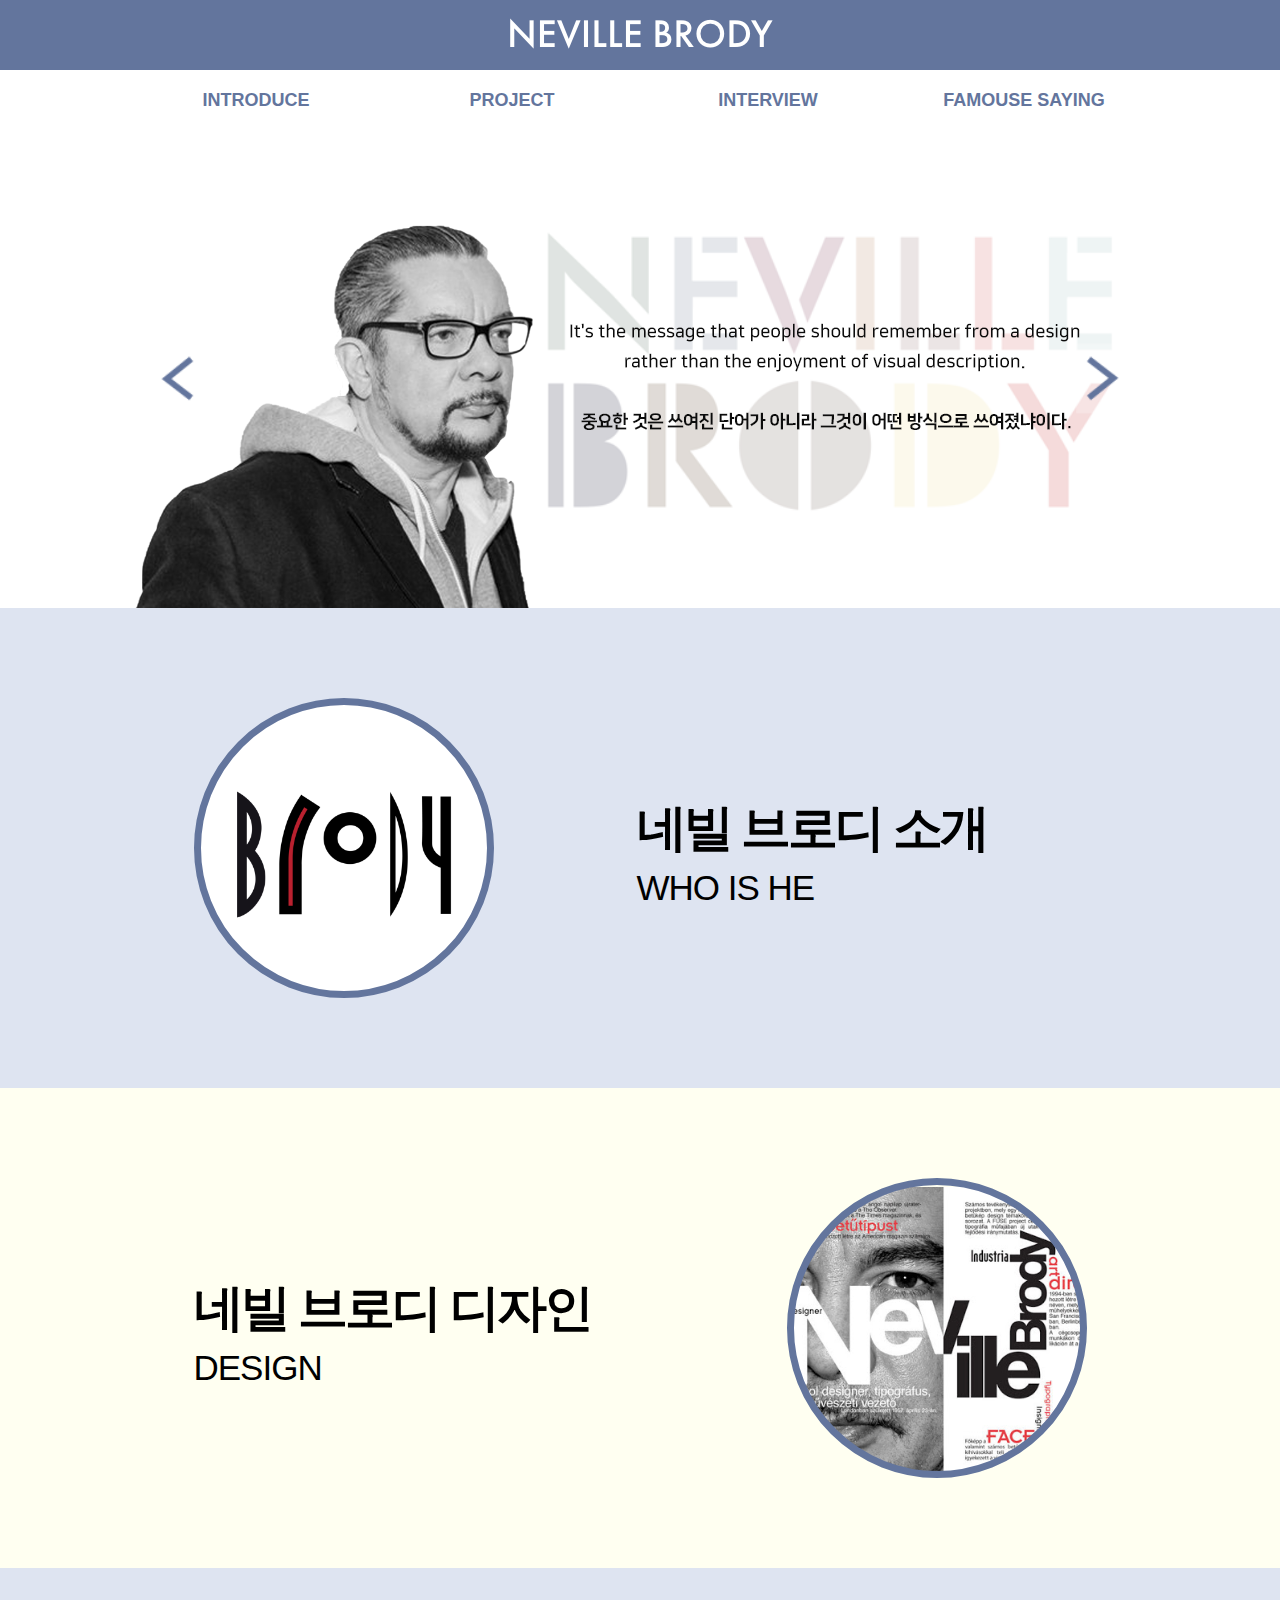
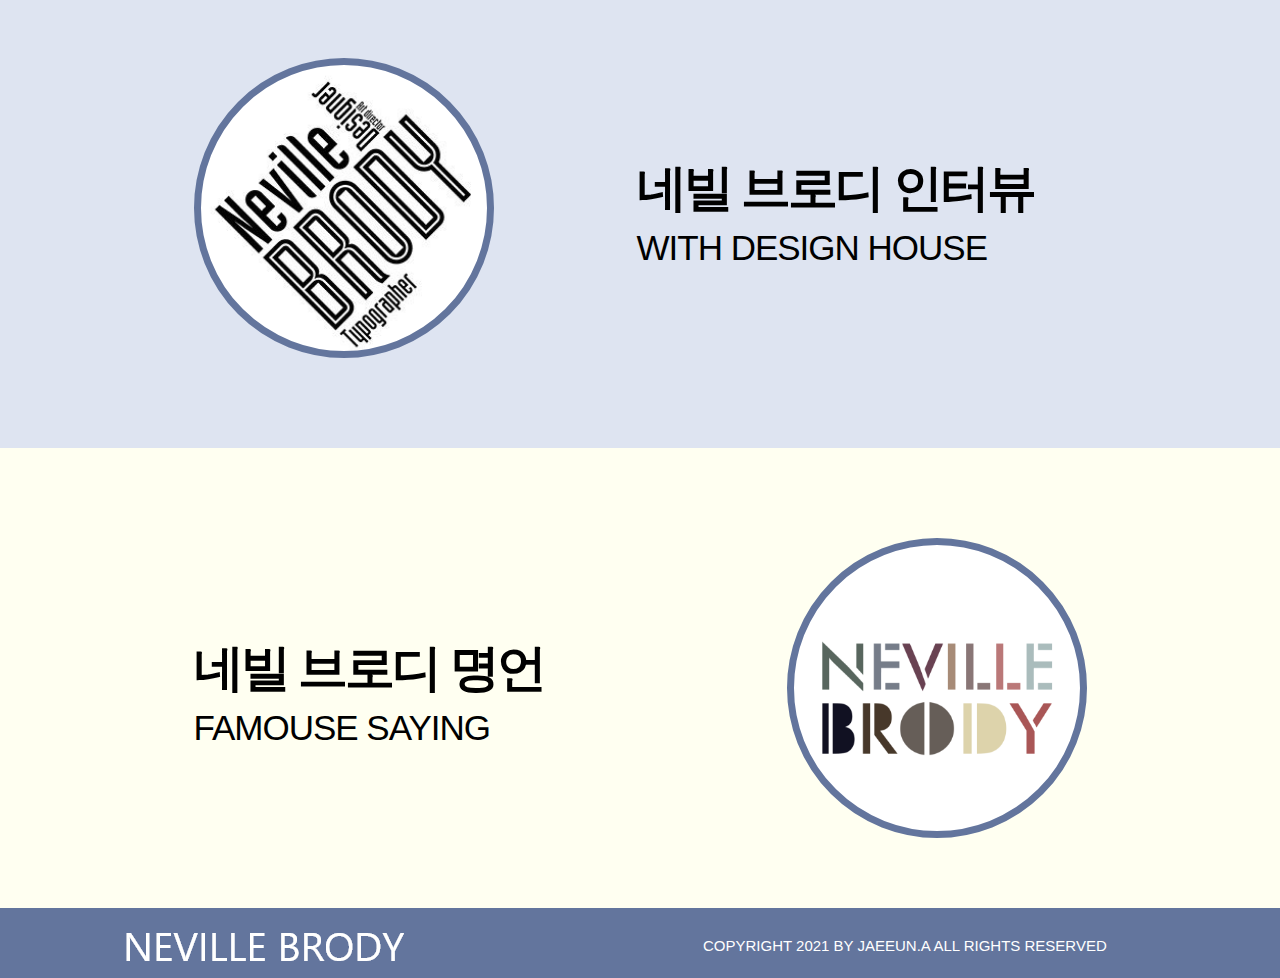
<file: index.html>
<!doctype html>
<html lang="ko" dir="ltr">
	
<head>
	<meta charset="UTF-8">
	<title>Neville Brody</title>
	<link rel="stylesheet" href="css/style.css" type="text/css">
</head>

<body>
	
    <header>
        <a href="index.html"><img src="img/main_title.png" alt="네빌브로디 로고"></a>
    </header>
	
    <nav>
		<div class="wrap">
		<ul>
			<li><a href="sub01.html">INTRODUCE</a></li>
			<li><a href="sub02.html">PROJECT</a></li>
			<li><a href="sub03_01.html">INTERVIEW</a></li>
			<li><a href="sub04.html">FAMOUSE SAYING</a></li>
		</ul>
		</div>
	</nav>
    
	<section>
        <div class="slideradio">
			<input type="radio" name="slide" id="slide01" checked>
			<input type="radio" name="slide" id="slide02">
				
			<div class="slidewrap">
                    
				<ul class="slidelist">
                    
					<li>
						<a>
							<img src="img/visual01.png" alt="v1">
						</a>
					</li>
                    
					<li>
						<a>
							<img src="img/visual02.png" alt="v2">
						</a>
					</li>
                    
				</ul>
                    
				   <div class="slide-control">
                        
					   <div class="control01">
						<label for="slide02" class="left"></label>
						<label for="slide02" class="right"></label>
					   </div>
							
					   <div class="control02">
						<label for="slide01" class="left"></label>
						<label for="slide01" class="right"></label>
					   </div>
							
				   </div>
			</div>
        </div>
        
        <div class="contents">
            
            <div class="contents01">
                <div class="content_round01">
                        <img src="img/brody_round01.png" alt="round01">
                </div>
                
                <div class="content_text01">
                    <p1>네빌 브로디 소개</p1>
                    <br>
                    <p2>WHO IS HE</p2>
                </div>
                    
            </div>
            
            <div class="contents02">
                
                <div class="content_text02">
                    <p1>네빌 브로디 디자인</p1>
                    <br>
                    <p2>DESIGN</p2>
                </div>
                
                <div class="content_round02">
                        <img src="img/brody_round02.png" alt="round02">
                </div>
                    
            </div>    
                
            <div class="contents03">
                <div class="content_round03">
                        <img src="img/brody_round03.png" alt="round03">
                </div>
                
                <div class="content_text03">
                    <p1>네빌 브로디 인터뷰</p1>
                    <br>
                    <p2>WITH DESIGN HOUSE</p2>
                </div>
                    
            </div>
        
            <div class="contents04">
                
                <div class="content_text04">
                    <p1>네빌 브로디 명언</p1>
                    <br>
                    <p2>FAMOUSE SAYING</p2>
                </div>
                
                <div class="content_round04">
                        <img src="img/brody_round04.png" alt="round04">
                </div>
                
            </div>
        
        </div>
    </section>
    
    <footer>
        <div class="logo"><img src="img/footer.png" alt="footer"></div>
		<p>COPYRIGHT 2021 BY JAEEUN.A ALL RIGHTS RESERVED</p>
    </footer>
    
</body>
</html>
</file>
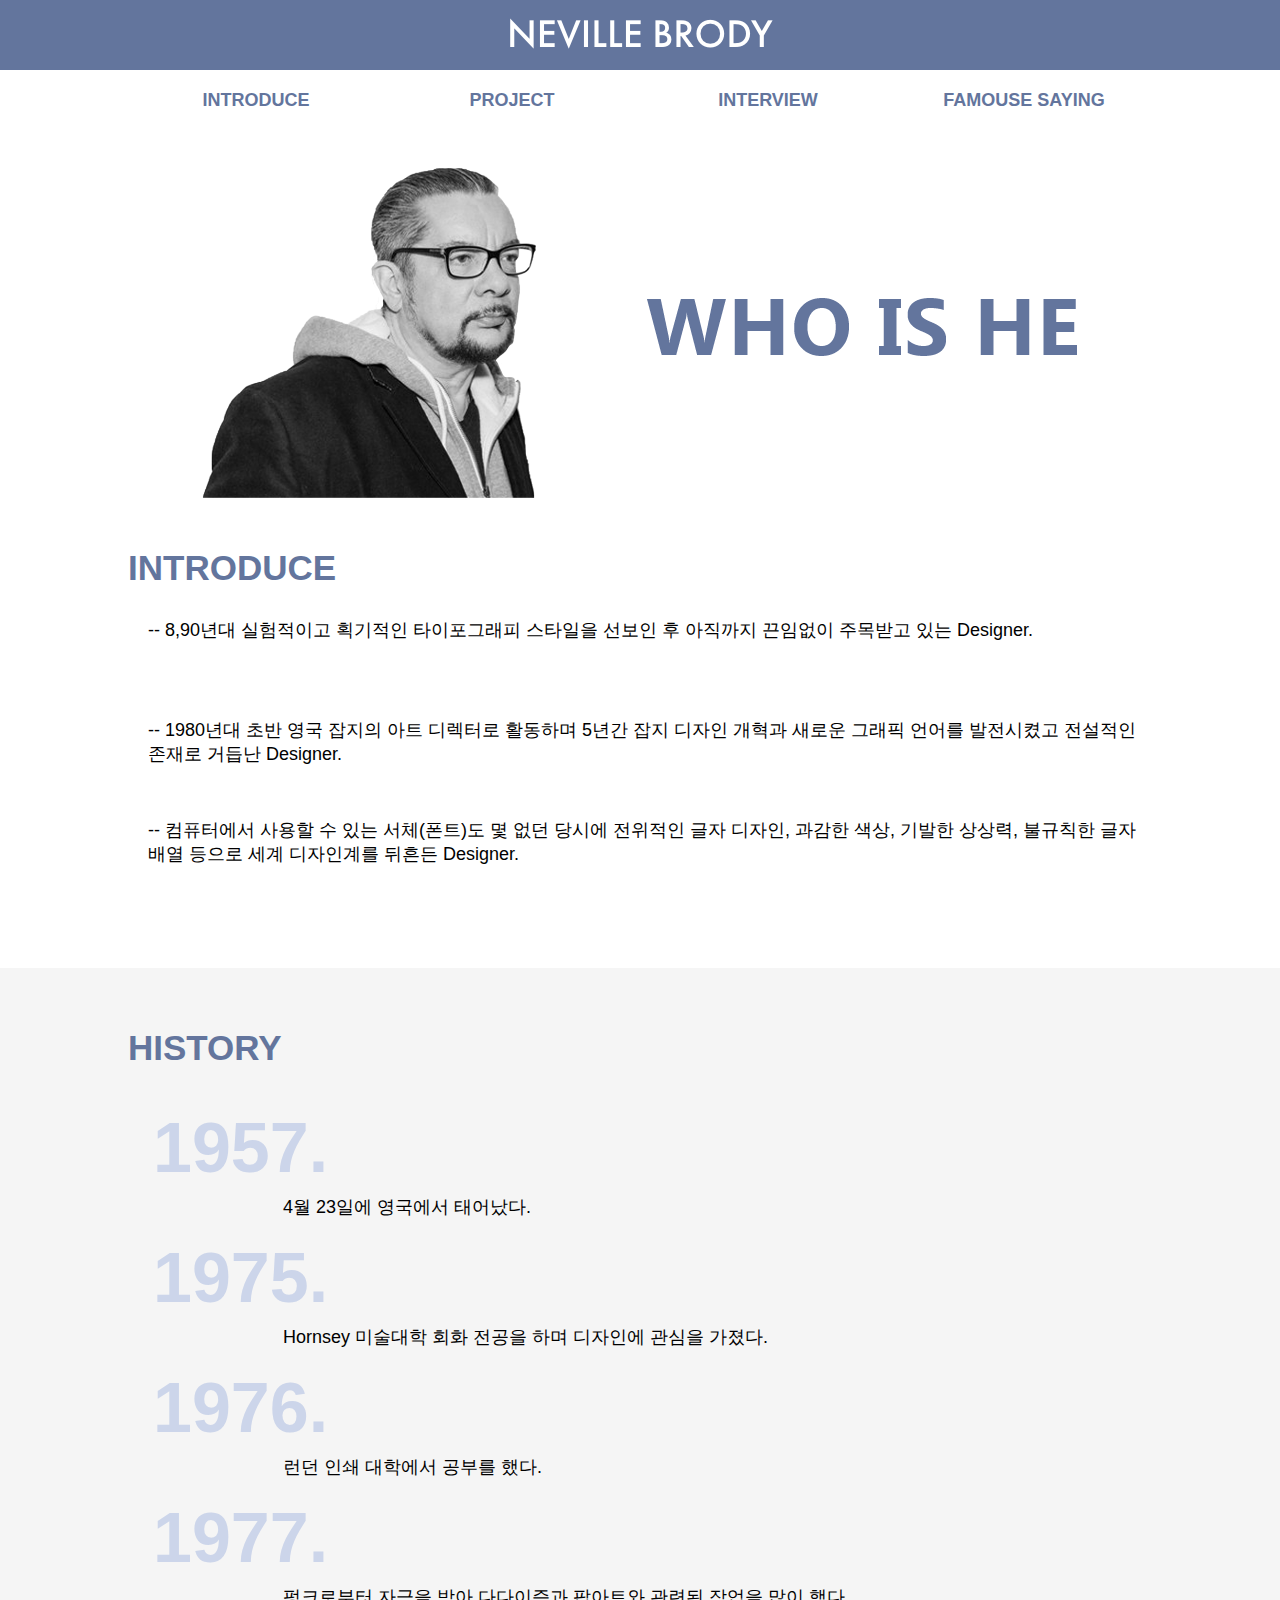
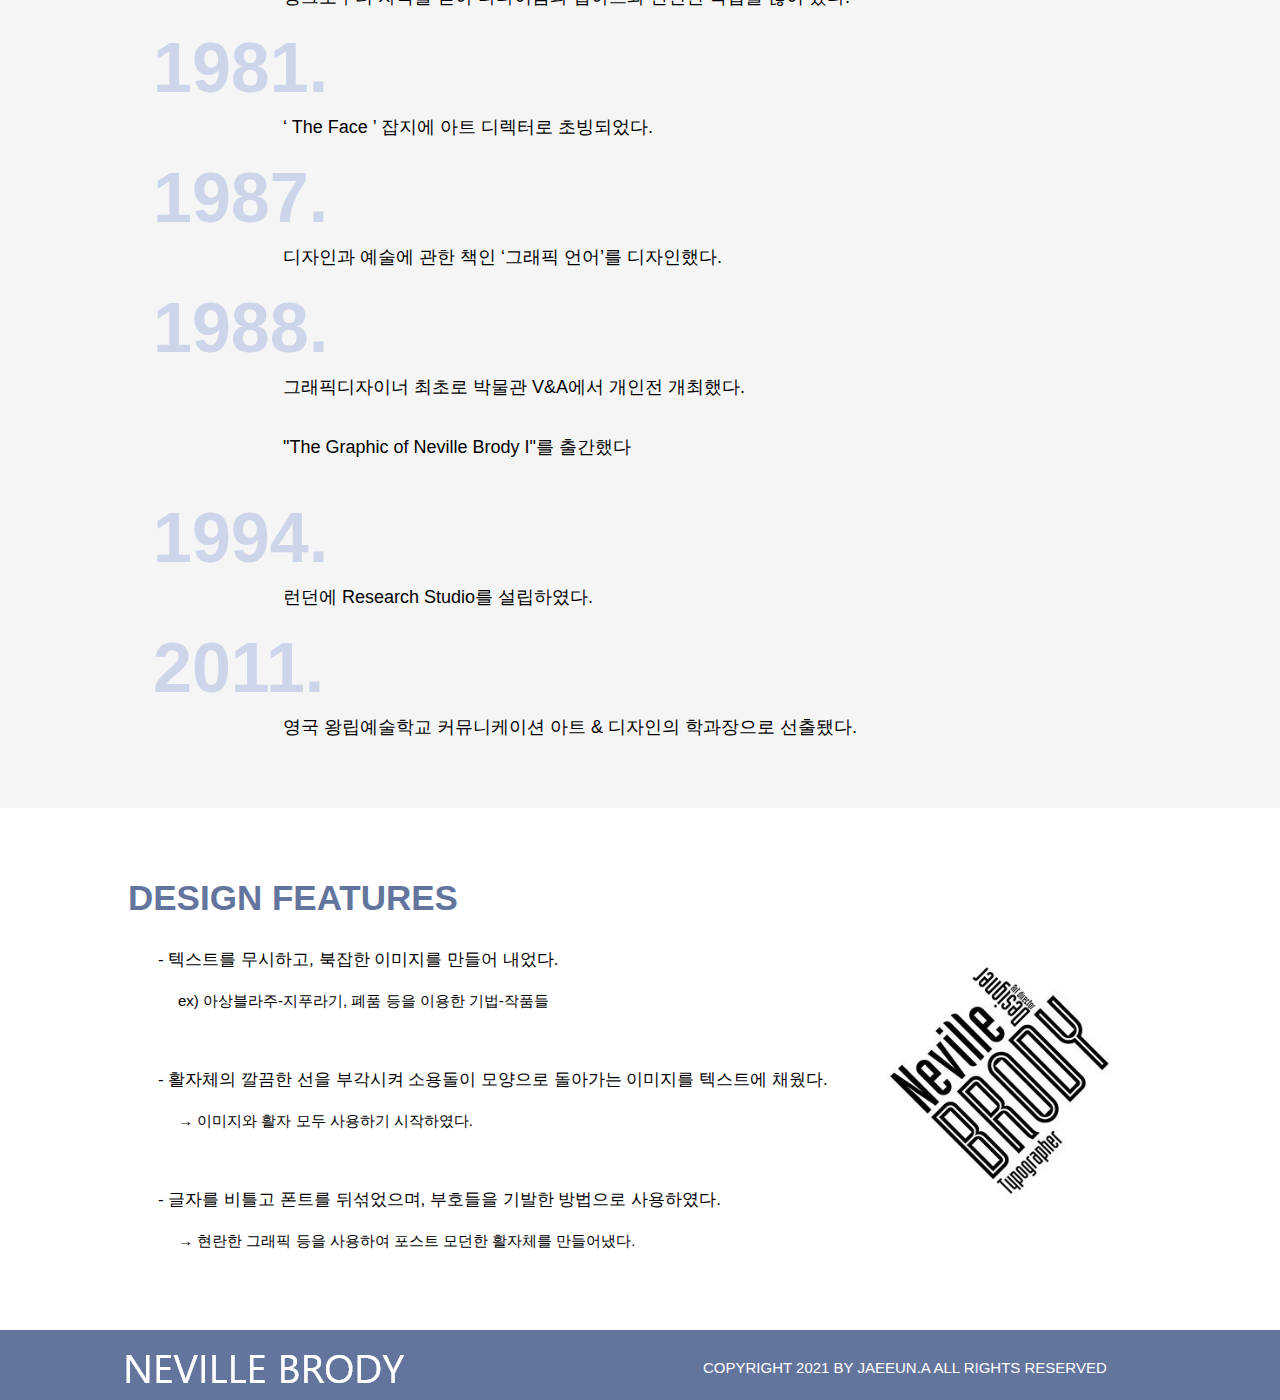
<file: sub01.html>
<!doctype html>
<html lang="ko" dir="ltr">
	
<head>
	<meta charset="UTF-8">
	<title>Neville Brody</title>
	<link rel="stylesheet" href="css/sub01.css" type="text/css">
</head>

<body>
	
    <header>
        <a href="index.html"><img src="img/main_title.png" alt="네빌브로디 로고"></a>
    </header>
	
    <nav>
		<div class="wrap">
		<ul>
			<li><a href="sub01.html">INTRODUCE</a></li>
			<li><a href="sub02.html">PROJECT</a></li>
			<li><a href="sub03_01.html">INTERVIEW</a></li>
			<li><a href="sub04.html">FAMOUSE SAYING</a></li>
		</ul>
		</div>
	</nav>
    
    <section>
       <div class="wih">
            <div class="wih_sub"><img src="img/sub01_v.png" alt="sub01_v"></div>

            <div class="introduce">
                <div class="main_introduce_text_box">
                    <div class="main_introduce_text">INTRODUCE</div>
                </div>

                <div class="introduce_text">
                    <div class="introduce_text_box01">
                        <div class="introduce_text01">
                            --  8,90년대 실험적이고 획기적인 타이포그래피 스타일을 선보인 후 아직까지 끈임없이 주목받고 있는 Designer.
                        </div>
                    </div>

                    <div class="introduce_text_box02">
                        <div class="introduce_text02">
                            --  1980년대 초반 영국 잡지의 아트 디렉터로 활동하며 5년간 잡지 디자인 개혁과 새로운 그래픽 언어를 발전시켰고 전설적인 <br> 존재로 거듭난 Designer.
                        </div>
                    </div>

                    <div class="introduce_text_box03">
                        <div class="introduce_text03">
                            --  컴퓨터에서 사용할 수 있는 서체(폰트)도 몇 없던 당시에 전위적인 글자 디자인, 과감한 색상, 기발한 상상력, 불규칙한 글자 <br> 배열 등으로 세계 디자인계를 뒤흔든 Designer.
                        </div>
                    </div>
                </div>
            </div>

            <div class="history">
                <div class="main_history_text_box">
                    <div class="main_history_text">HISTORY</div>
                </div>

                <div class="history_text">
                    <div class="history_text_box01">
                        <div class="history_number01">1957.</div>
                        <div class="history_text01">4월 23일에 영국에서 태어났다.</div>
                    </div>

                    <div class="history_text_box02">
                        <div class="history_number02">1975.</div>
                        <div class="history_text02">Hornsey 미술대학 회화 전공을 하며 디자인에 관심을 가졌다.</div>
                    </div>

                    <div class="history_text_box03">
                        <div class="history_number03">1976.</div>
                        <div class="history_text03">런던 인쇄 대학에서 공부를 했다.</div>
                    </div>

                    <div class="history_text_box04">
                        <div class="history_number04">1977.</div>
                        <div class="history_text04">펑크로부터 자극을 받아 다다이즘과 팝아트와 관련된 작업을 많이 했다.</div>
                    </div>

                    <div class="history_text_box05">
                        <div class="history_number05">1981.</div>
                        <div class="history_text05">‘ The Face ’ 잡지에 아트 디렉터로 초빙되었다.</div>
                    </div>

                    <div class="history_text_box06">
                        <div class="history_number06">1987.</div>
                        <div class="history_text06">디자인과 예술에 관한 책인 ‘그래픽 언어’를 디자인했다.</div>
                    </div>

                    <div class="history_text_box07">
                        <div class="history_number07">1988.</div>
                        <div class="history_text07_01">그래픽디자이너 최초로 박물관 V&A에서 개인전 개최했다.</div>
                        <div class="history_text07_02">"The Graphic of Neville Brody I"를 출간했다</div>
                    </div>

                    <div class="history_text_box08">
                        <div class="history_number08">1994.</div>
                        <div class="history_text08">런던에 Research Studio를 설립하였다.</div>
                    </div>

                    <div class="history_text_box09">
                        <div class="history_number09">2011.</div>
                        <div class="history_text09">영국 왕립예술학교 커뮤니케이션 아트 & 디자인의 학과장으로 선출됐다.</div>
                    </div>
                </div>

            </div>

                <div class="df">
                    <div class="main_df_text_box">
                    <div class="main_df_text">DESIGN FEATURES</div>
                    </div>

                    <div class="dfdf">
                        <div class="df_text">
                            <div class="df_text_box01">
                                <div class="df_text01_01">
                                     -  텍스트를 무시하고, 북잡한 이미지를 만들어 내었다.
                                </div>
                                <br>
                                <div class="df_text01_02">
                                     ex) 아상블라주-지푸라기, 폐품 등을 이용한 기법-작품들
                                </div>
                            </div>

                            <div class="df_text_box02">
                                <div class="df_text02_01">
                                    -  활자체의 깔끔한 선을 부각시켜 소용돌이 모양으로 돌아가는 이미지를 텍스트에 채웠다. 
                                </div>
                                <br>
                                <div class="df_text02_02">
                                    → 이미지와 활자 모두 사용하기 시작하였다.
                                </div>
                            </div>

                            <div class="df_text_box03">
                                <div class="df_text03_01">
                                    -  글자를 비틀고 폰트를 뒤섞었으며, 부호들을 기발한 방법으로 사용하였다.
                                </div>
                                <br>
                                <div class="df_text03_02">
                                     → 현란한 그래픽 등을 사용하여 포스트 모던한 활자체를 만들어냈다.
                                </div>
                            </div>  
                        </div>
                        <div class="df_picture"><img src="img/sub01_df.png" alt="sub01_df"></div>
                    </div>
                </div>
           </div>
    </section>
    
    <footer>
        <div class="logo"><img src="img/footer.png" alt="footer"></div>
		<p>COPYRIGHT 2021 BY JAEEUN.A ALL RIGHTS RESERVED</p>
    </footer>
    
</body>
</html>
</file>
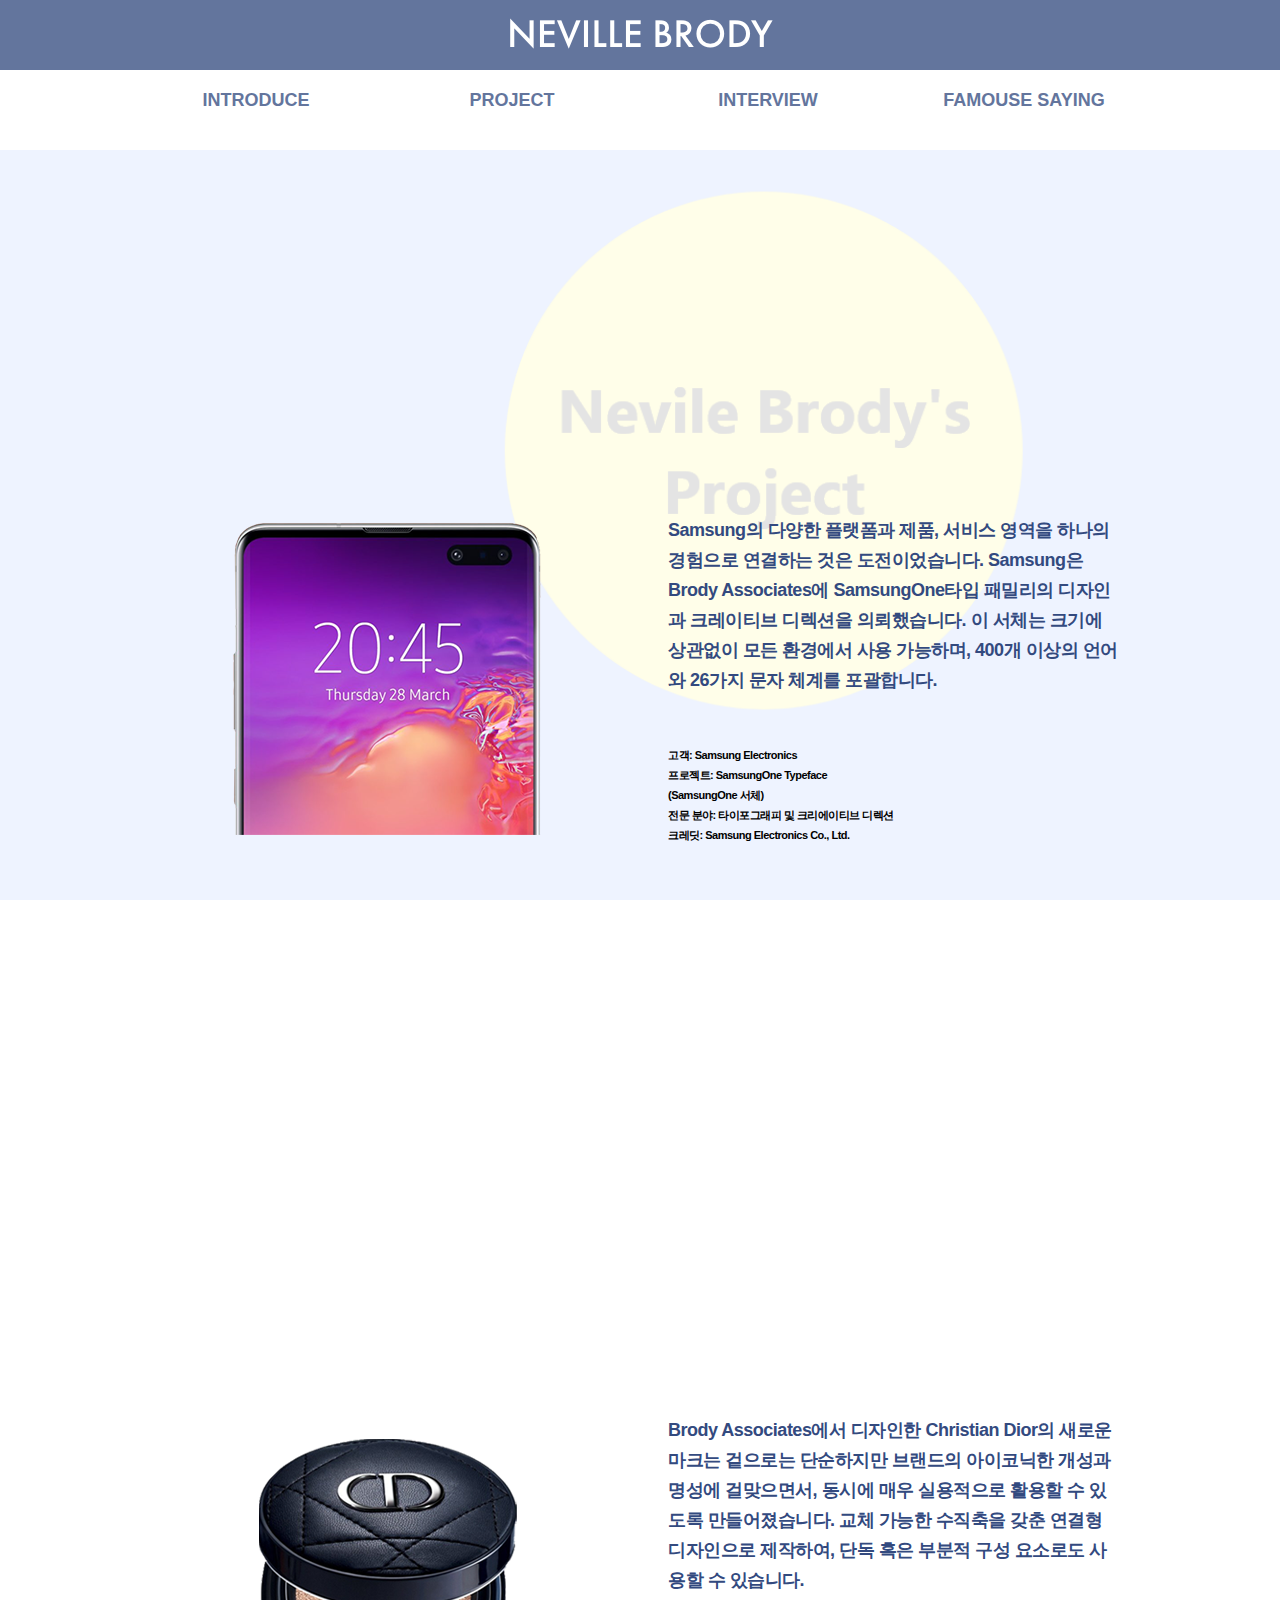
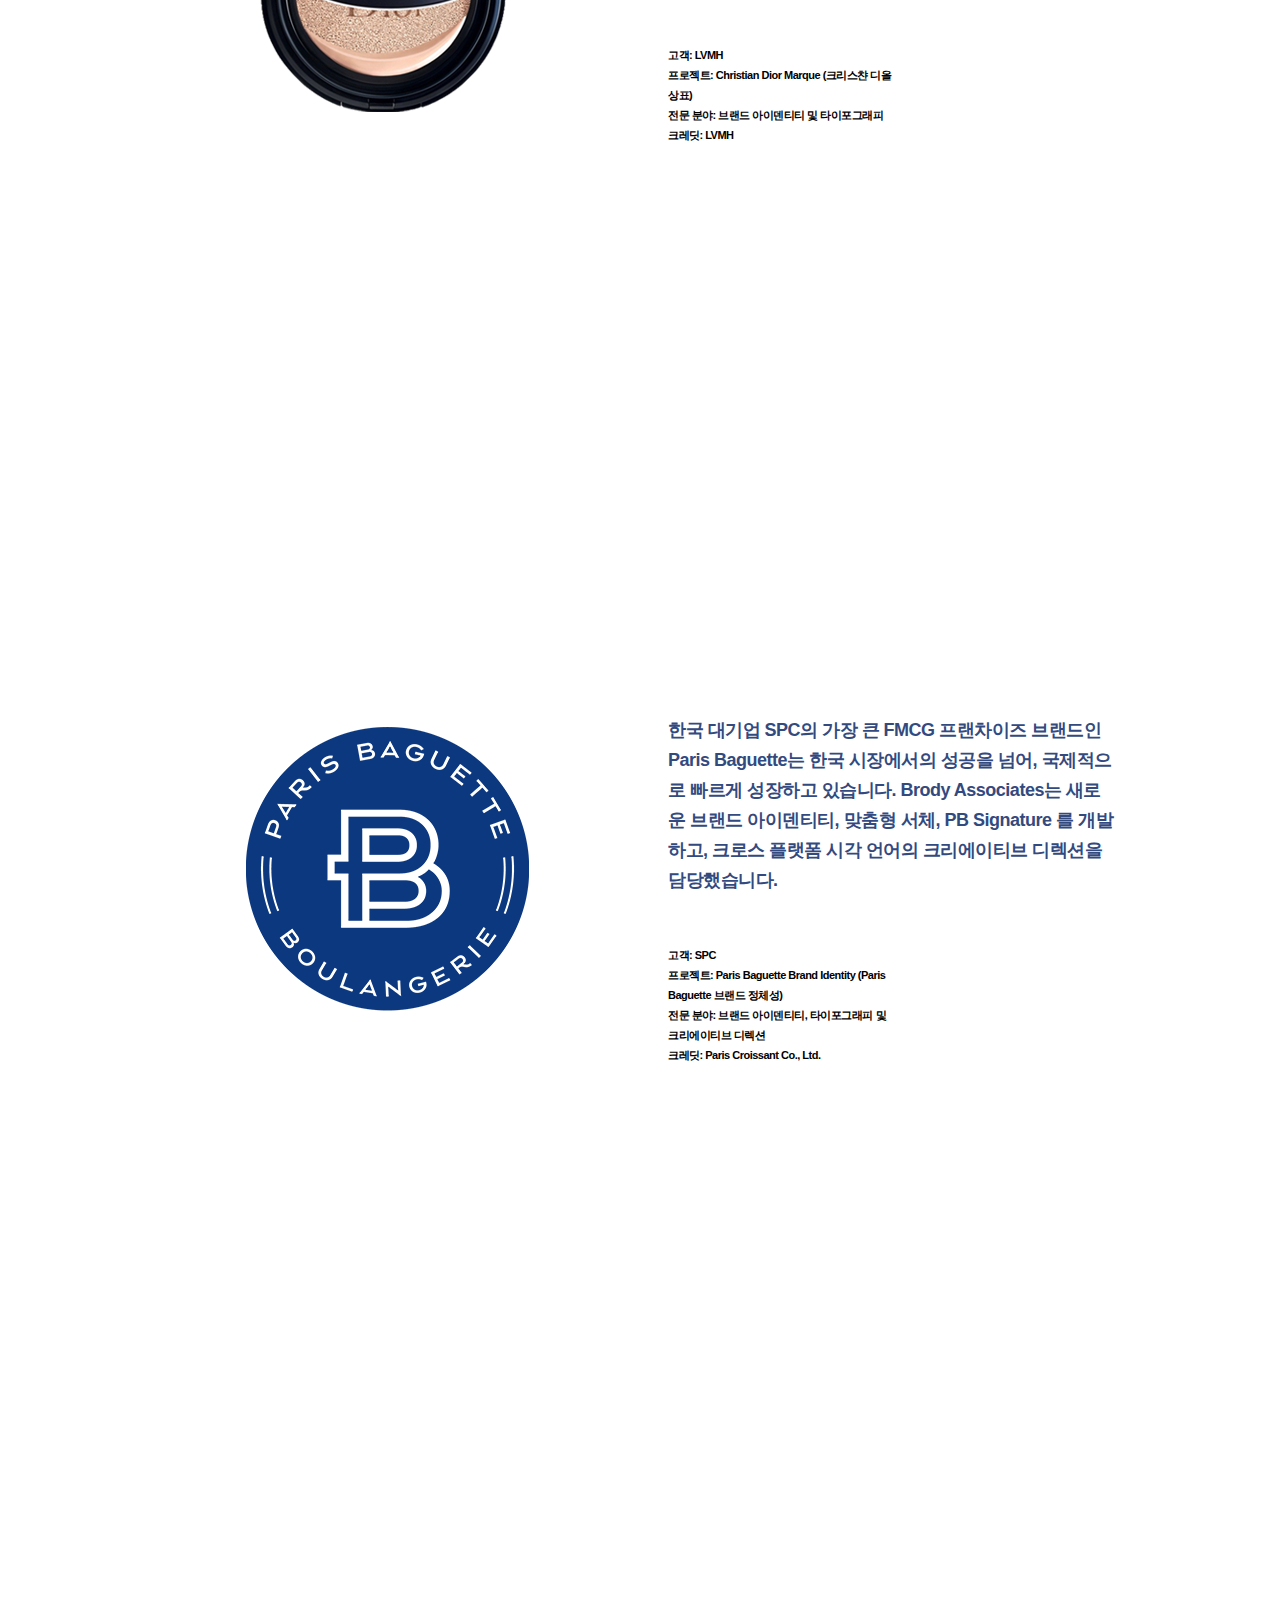
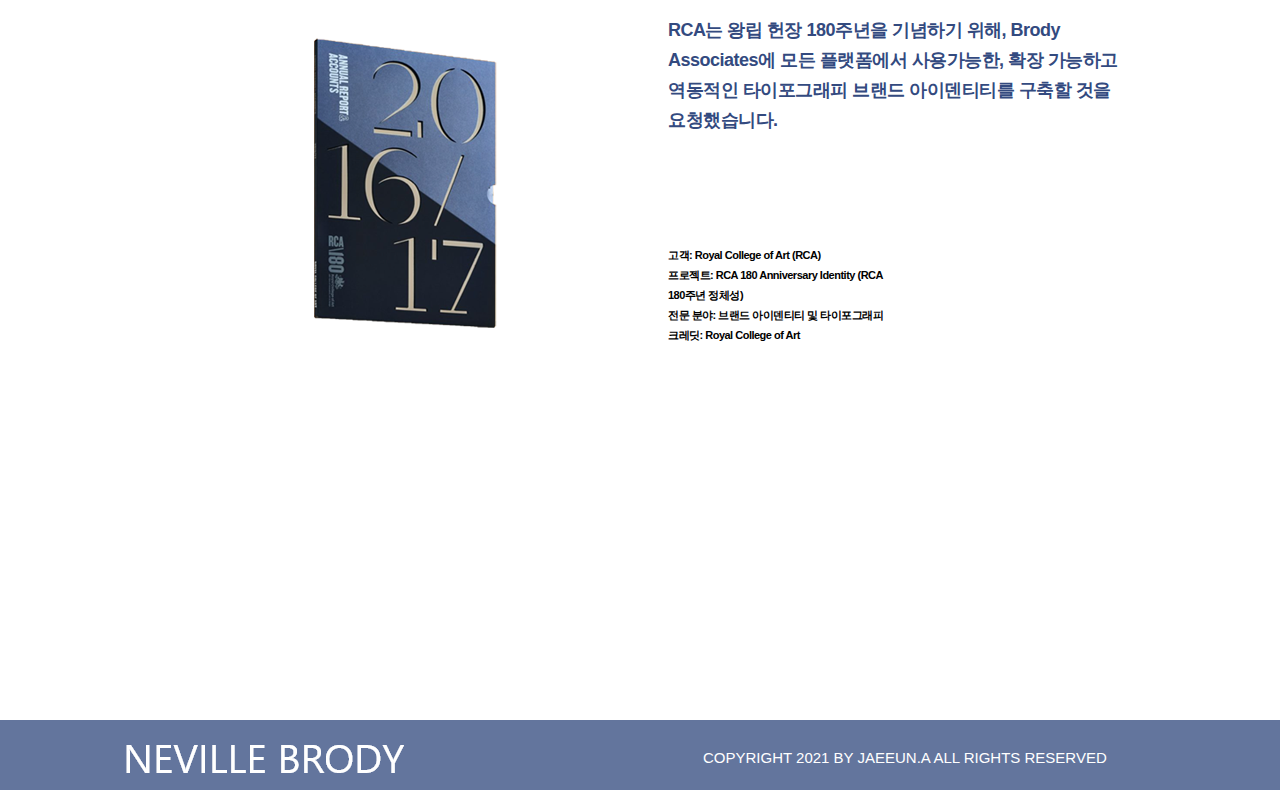
<file: sub02.html>
<!doctype html>
<html lang="ko" dir="ltr">
	
<head>
	<meta charset="UTF-8">
	<title>Neville Brody</title>
	<link rel="stylesheet" href="css/sub02.css" type="text/css">
</head>

<body>
	
    <header>
        <a href="index.html"><img src="img/main_title.png" alt="네빌브로디 로고"></a>
    </header>
	
    <nav>
		<div class="wrap">
		<ul>
			<li><a href="sub01.html">INTRODUCE</a></li>
			<li><a href="sub02.html">PROJECT</a></li>
			<li><a href="sub03_01.html">INTERVIEW</a></li>
			<li><a href="sub04.html">FAMOUSE SAYING</a></li>
		</ul>
		</div>
	</nav>
    
    <section id="sub02_b">
        <div class="sub02_01">
            <div class="sub02_box01">
                <div class="sub02_picture01"><img src="img/sub02_01.png"></div>
                <div class="sub02_textbox_01">
                    <div class="sub02_text01_01">Samsung의 다양한 플랫폼과 제품, 서비스 영역을 하나의 경험으로 연결하는 것은 도전이었습니다. Samsung은 Brody Associates에 SamsungOne타입 패밀리의 디자인과 크레이티브 디렉션을 의뢰했습니다. 이 서체는 크기에 상관없이 모든 환경에서 사용 가능하며, 400개 이상의 언어와 26가지 문자 체계를 포괄합니다.</div>
                    
                    <div class="sub02_text01_02">고객: Samsung Electronics<br>프로젝트: SamsungOne Typeface (SamsungOne 서체)<br>전문 분야: 타이포그래피 및 크리에이티브 디렉션<br>크레딧: Samsung Electronics Co., Ltd.</div>
                </div>
            </div>    
        </div>
        
        <div class="sub02_02">
            <div class="sub02_box02">
                <div class="sub02_picture02"><img src="img/sub02_02.png"></div>
                <div class="sub02_textbox_02">
                    <div class="sub02_text02_01">Brody Associates에서 디자인한 Christian Dior의 새로운 마크는 겉으로는 단순하지만 브랜드의 아이코닉한 개성과 명성에 걸맞으면서, 동시에 매우 실용적으로 활용할 수 있도록 만들어졌습니다. 교체 가능한 수직축을 갖춘 연결형 디자인으로 제작하여, 단독 혹은 부분적 구성 요소로도 사용할 수 있습니다.</div>
                    
                    <div class="sub02_text02_02">고객: LVMH<br>프로젝트: Christian Dior Marque (크리스챤 디올 상표)<br>전문 분야: 브랜드 아이덴티티 및 타이포그래피<br>크레딧: LVMH</div>
                </div>
            </div>    
        </div>
        
        <div class="sub02_03">
            <div class="sub02_box03">
                <div class="sub02_picture03"><img src="img/sub02_03.png"></div>
                <div class="sub02_textbox_03">
                    <div class="sub02_text03_01">한국 대기업 SPC의 가장 큰 FMCG 프랜차이즈 브랜드인 Paris Baguette는 한국 시장에서의 성공을 넘어, 국제적으로 빠르게 성장하고 있습니다. Brody Associates는 새로운 브랜드 아이덴티티, 맞춤형 서체, PB Signature 를 개발하고, 크로스 플랫폼 시각 언어의 크리에이티브 디렉션을 담당했습니다.</div>
                    
                    <div class="sub02_text03_02">고객: SPC<br>프로젝트: Paris Baguette Brand Identity (Paris Baguette 브랜드 정체성)<br>전문 분야: 브랜드 아이덴티티, 타이포그래피 및 크리에이티브 디렉션<br>크레딧: Paris Croissant Co., Ltd.</div>
                </div>
            </div>    
        </div>
        
        <div class="sub02_04">
            <div class="sub02_box04">
                <div class="sub02_picture04"><img src="img/sub02_04.png"></div>
                <div class="sub02_textbox_04">
                    <div class="sub02_text04_01">RCA는 왕립 헌장 180주년을 기념하기 위해, Brody Associates에 모든 플랫폼에서 사용가능한, 확장 가능하고 역동적인 타이포그래피 브랜드 아이덴티티를 구축할 것을 요청했습니다.</div>
                    
                    <div class="sub02_text04_02">고객: Royal College of Art (RCA)<br>프로젝트: RCA 180 Anniversary Identity (RCA 180주년 정체성)<br>전문 분야: 브랜드 아이덴티티 및 타이포그래피<br>크레딧: Royal College of Art</div>
                </div>
            </div>    
        </div>
    </section>
    
    <footer>
        <div class="logo"><img src="img/footer.png" alt="footer"></div>
		<p>COPYRIGHT 2021 BY JAEEUN.A ALL RIGHTS RESERVED</p>
    </footer>
    
</body>
</html>
</file>
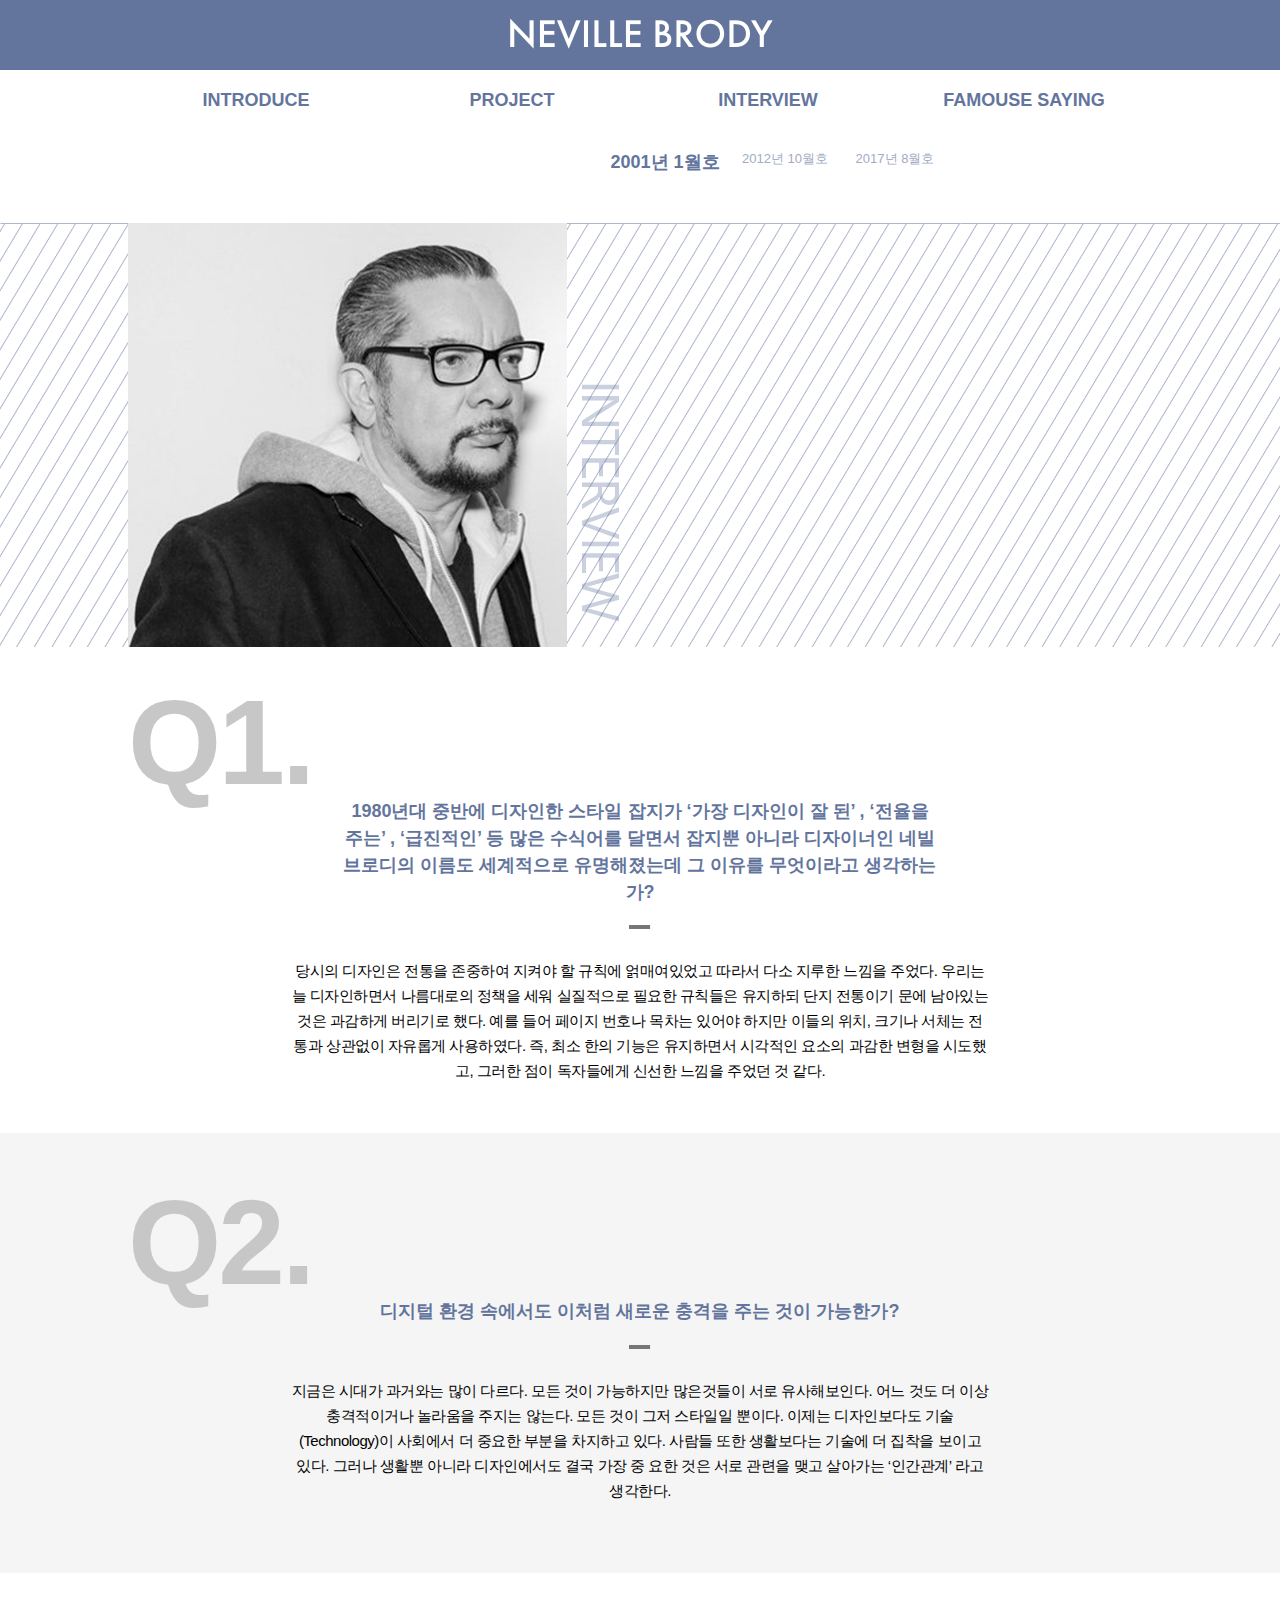
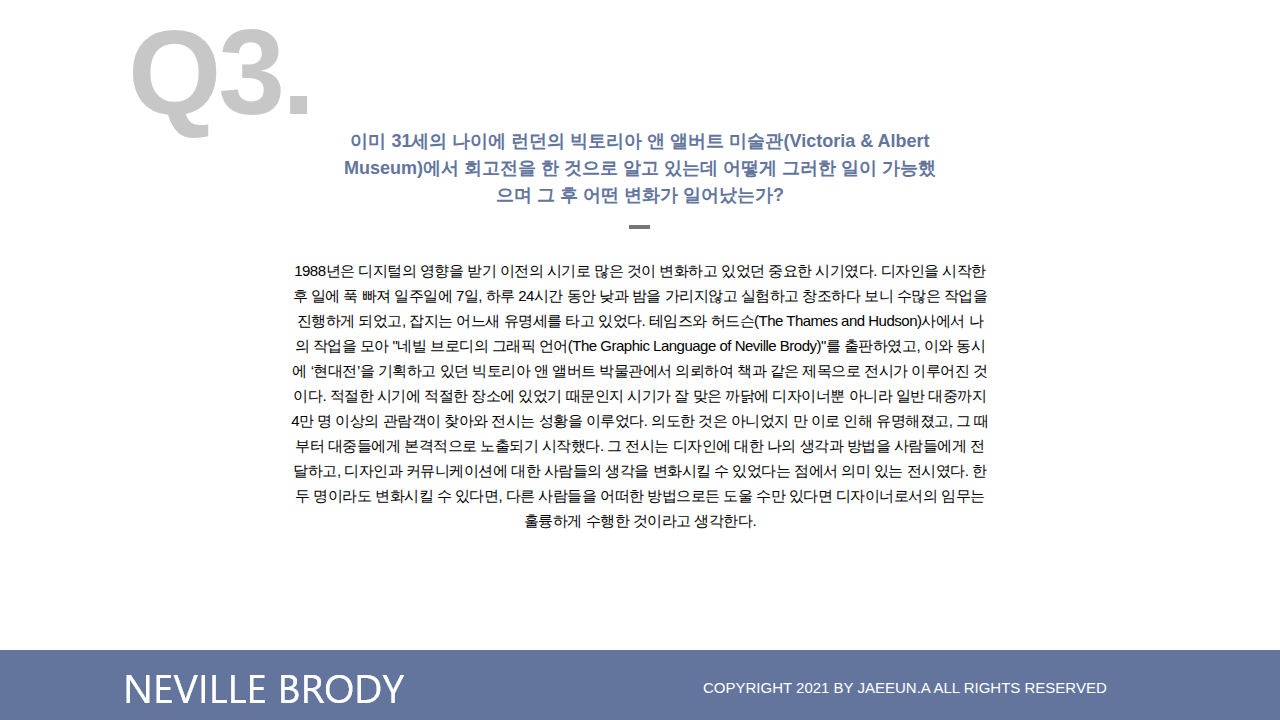
<file: sub03_01.html>
<!doctype html>
<html lang="ko" dir="ltr">
	
<head>
	<meta charset="UTF-8">
	<title>Neville Brody</title>
	<link rel="stylesheet" href="css/sub03_01.css" type="text/css">
</head>

<body>
	
    <header>
        <a href="index.html"><img src="img/main_title.png" alt="네빌브로디 로고"></a>
    </header>
	
    <nav>
		<div class="wrap">
		<ul>
			<li><a href="sub01.html">INTRODUCE</a></li>
			<li><a href="sub02.html">PROJECT</a></li>
			<li><a href="sub03_01.html">INTERVIEW</a></li>
			<li><a href="sub04.html">FAMOUSE SAYING</a></li>
		</ul>
		</div>
	</nav>
    
    <section>
        <div class="nav">
            <div class="nav_01"><a href="sub03_01.html">2001년 1월호</a></div>
            <div class="nav_02"><a href="sub03_02.html">2012년 10월호</a></div>
            <div class="nav_03"><a href="sub03_03.html">2017년 8월호</a></div>
        </div>
        
        <div class="visual01_b">
        </div>
        <div class="visual">
            <div class="visual01_e">
                <img src="img/sub03_01_visual.png" alt="sub03_01">
            </div>
        </div>
        
        <div class="interview">
            <div class="interview01_text01">
                <div class="interview01_text_box01">
                    <div class="interview01_number01">Q1.</div>
                    <div class="interview01_q01">1980년대 중반에 디자인한 스타일 잡지가 ‘가장 디자인이 잘 된’ , ‘전율을 주는’ , ‘급진적인’ 등 많은 수식어를 달면서 잡지뿐 아니라 디자이너인 네빌 브로디의 이름도 세계적으로 유명해졌는데 그 이유를 무엇이라고 생각하는가?</div>
                    <div class="bar"><img src="img/bar.png" alt="bar"></div>
                    <div class="interview01_a01">당시의 디자인은 전통을 존중하여 지켜야 할 규칙에 얽매여있었고 따라서 다소 지루한 느낌을 주었다. 우리는 늘 디자인하면서 나름대로의 정책을 세워 실질적으로 필요한 규칙들은 유지하되 단지 전통이기 문에 남아있는 것은 과감하게 버리기로 했다. 예를 들어 페이지 번호나 목차는 있어야 하지만 이들의 위치, 크기나 서체는 전통과 상관없이 자유롭게 사용하였다. 즉, 최소 한의 기능은 유지하면서 시각적인 요소의 과감한 변형을 시도했고, 그러한 점이 독자들에게 신선한 느낌을 주었던 것 같다.</div>
                </div>
            </div>
                
            <div class="interview01_text02">
                <div class="interview01_text_box02">
                    <div class="interview01_number02">Q2.</div>
                    <div class="interview01_q02">디지털 환경 속에서도 이처럼 새로운 충격을 주는 것이 가능한가?</div>
                    <div class="bar"><img src="img/bar.png" alt="bar"></div>
                    <div class="interview01_a02">지금은 시대가 과거와는 많이 다르다. 모든 것이 가능하지만 많은것들이 서로 유사해보인다. 어느 것도 더 이상 충격적이거나 놀라움을 주지는 않는다. 모든 것이 그저 스타일일 뿐이다. 이제는 디자인보다도 기술(Technology)이 사회에서 더 중요한 부분을 차지하고 있다. 사람들 또한 생활보다는 기술에 더 집착을 보이고 있다. 그러나 생활뿐 아니라 디자인에서도 결국 가장 중 요한 것은 서로 관련을 맺고 살아가는 ‘인간관계’ 라고 생각한다.
                    </div>
                </div>
            </div>
            
            <div class="interview01_text03">
                <div class="interview01_text_box03">
                    <div class="interview01_number03">Q3.</div>
                    <div class="interview01_q03">
                        이미 31세의 나이에 런던의 빅토리아 앤 앨버트 미술관(Victoria & Albert Museum)에서 회고전을 한 것으로 알고 있는데 어떻게 그러한 일이 가능했으며 그 후 어떤 변화가 일어났는가?
                    </div>
                    <div class="bar"><img src="img/bar.png" alt="bar"></div>
                    <div class="interview01_a03">1988년은 디지털의 영향을 받기 이전의 시기로 많은 것이 변화하고 있었던 중요한 시기였다. 디자인을 시작한 후 일에 푹 빠져 일주일에 7일, 하루 24시간 동안 낮과 밤을 가리지않고 실험하고 창조하다 보니 수많은 작업을 진행하게 되었고, 잡지는 어느새 유명세를 타고 있었다. 테임즈와 허드슨(The Thames and Hudson)사에서 나의 작업을 모아 "네빌 브로디의 그래픽 언어(The Graphic Language of Neville Brody)"를 출판하였고, 이와 동시에 ‘현대전’을 기획하고 있던 빅토리아 앤 앨버트 박물관에서 의뢰하여 책과 같은 제목으로 전시가 이루어진 것이다. 적절한 시기에 적절한 장소에 있었기 때문인지 시기가 잘 맞은 까닭에 디자이너뿐 아니라 일반 대중까지 4만 명 이상의 관람객이 찾아와 전시는 성황을 이루었다. 의도한 것은 아니었지 만 이로 인해 유명해졌고, 그 때부터 대중들에게 본격적으로 노출되기 시작했다. 그 전시는 디자인에 대한 나의 생각과 방법을 사람들에게 전달하고, 디자인과 커뮤니케이션에 대한 사람들의 생각을 변화시킬 수 있었다는 점에서 의미 있는 전시였다. 한 두 명이라도 변화시킬 수 있다면, 다른 사람들을 어떠한 방법으로든 도울 수만 있다면 디자이너로서의 임무는 훌륭하게 수행한 것이라고 생각한다.
                    </div>
                </div>
            </div>
        </div>
    </section>
    
    <footer>
        <div class="logo"><img src="img/footer.png" alt="footer"></div>
		<p>COPYRIGHT 2021 BY JAEEUN.A ALL RIGHTS RESERVED</p>
    </footer>
    
</body>
</html>
</file>
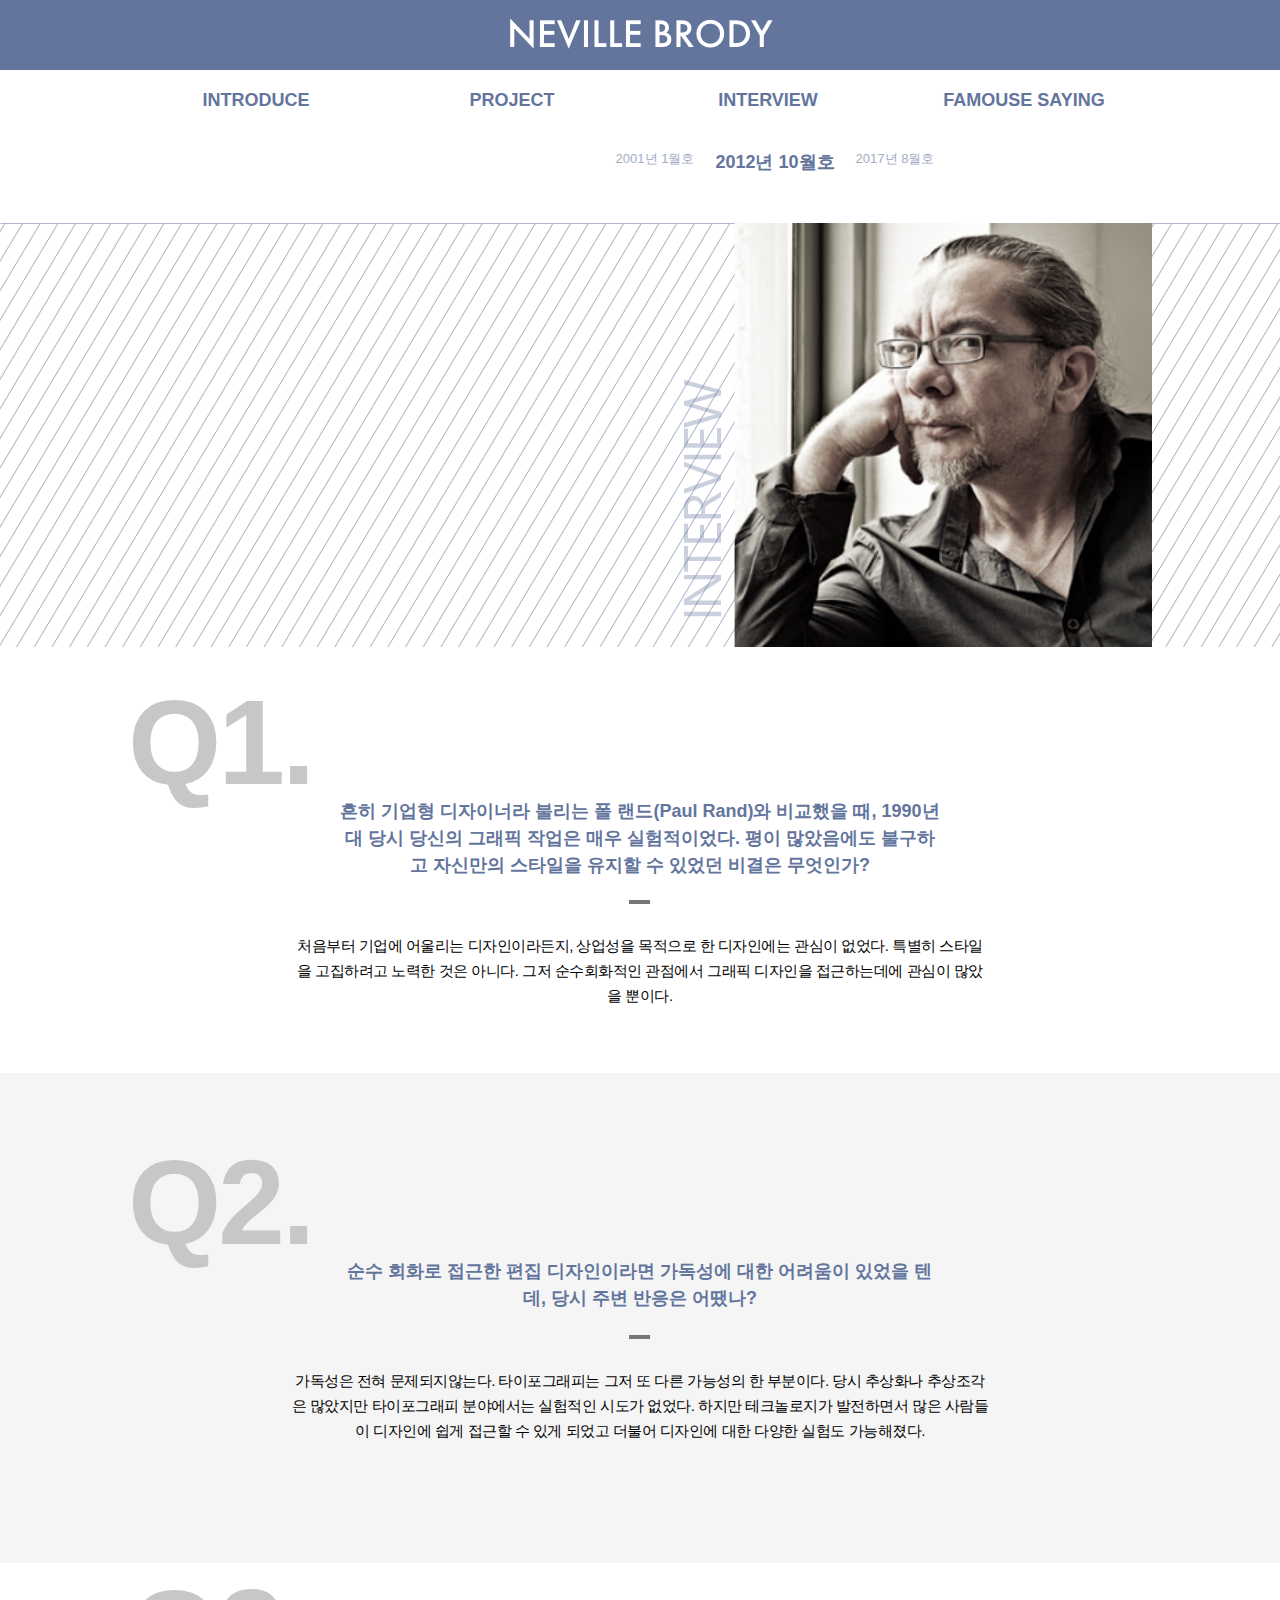
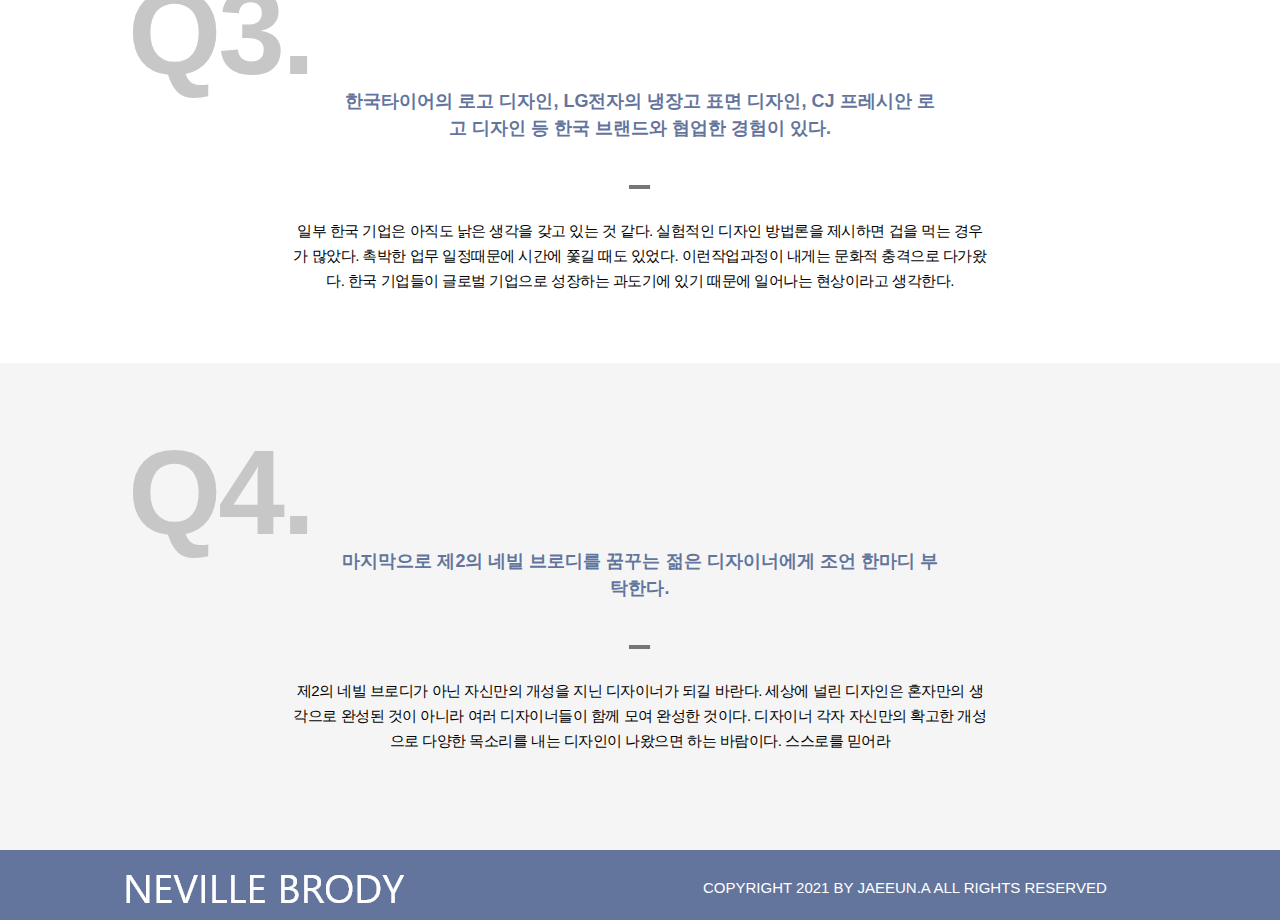
<file: sub03_02.html>
<!doctype html>
<html lang="ko" dir="ltr">
	
<head>
	<meta charset="UTF-8">
	<title>Neville Brody</title>
	<link rel="stylesheet" href="css/sub03_02.css" type="text/css">
</head>

<body>
	
    <header>
        <a href="index.html"><img src="img/main_title.png" alt="네빌브로디 로고"></a>
    </header>
	
    <nav>
		<div class="wrap">
		<ul>
			<li><a href="sub01.html">INTRODUCE</a></li>
			<li><a href="sub02.html">PROJECT</a></li>
			<li><a href="sub03_01.html">INTERVIEW</a></li>
			<li><a href="sub04.html">FAMOUSE SAYING</a></li>
		</ul>
		</div>
	</nav>
    
    <section>
        <div class="nav">
            <div class="nav_01"><a href="sub03_01.html">2001년 1월호</a></div>
            <div class="nav_02"><a href="sub03_02.html">2012년 10월호</a></div>
            <div class="nav_03"><a href="sub03_03.html">2017년 8월호</a></div>
        </div>
        
        <div class="visual01_b">
        </div>
        <div class="visual">
            <div class="visual01_e">
                <img src="img/sub03_02_visual.png" alt="sub03_02">
            </div>
        </div>
        
        <div class="interview">
            <div class="interview02_text01">
                <div class="interview01_text_box01">
                    <div class="interview01_number01">Q1.</div>
                    <div class="interview01_q01">흔히 기업형 디자이너라 불리는 폴 랜드(Paul Rand)와 비교했을 때, 1990년대 당시 당신의 그래픽 작업은 매우 실험적이었다. 평이 많았음에도 불구하고 자신만의 스타일을 유지할 수 있었던 비결은 무엇인가?</div>
                    <div class="bar"><img src="img/bar.png" alt="bar"></div>
                    <div class="interview01_a01">처음부터 기업에 어울리는 디자인이라든지, 상업성을 목적으로 한 디자인에는 관심이 없었다. 특별히 스타일을 고집하려고 노력한 것은 아니다. 그저 순수회화적인 관점에서 그래픽 디자인을 접근하는데에 관심이 많았을 뿐이다.</div>
                </div>
            </div>
            
            <div class="interview02_text02">
                <div class="interview01_text_box02">
                    <div class="interview01_number02">Q2.</div>
                    <div class="interview01_q02">순수 회화로 접근한 편집 디자인이라면 가독성에 대한 어려움이 있었을 텐데, 당시 주변 반응은 어땠나?</div>
                    <div class="bar"><img src="img/bar.png" alt="bar"></div>
                    <div class="interview01_a02">가독성은 전혀 문제되지않는다. 타이포그래피는 그저 또 다른 가능성의 한 부분이다. 당시 추상화나 추상조각은 많았지만 타이포그래피 분야에서는 실험적인 시도가 없었다. 하지만 테크놀로지가 발전하면서 많은 사람들이 디자인에 쉽게 접근할 수 있게 되었고 더불어 디자인에 대한 다양한 실험도 가능해졌다.
                    </div>
                </div>
            </div>
            
            <div class="interview02_text03">
                <div class="interview01_text_box03">
                    <div class="interview01_number03">Q3.</div>
                    <div class="interview01_q03"> 한국타이어의 로고 디자인, LG전자의 냉장고 표면 디자인, CJ 프레시안 로고 디자인 등 한국 브랜드와 협업한 경험이 있다.</div>
                    <div class="bar"><img src="img/bar.png" alt="bar"></div>
                    <div class="interview01_a03">일부 한국 기업은 아직도 낡은 생각을 갖고 있는 것 같다. 실험적인 디자인 방법론을 제시하면 겁을 먹는 경우가 많았다. 촉박한 업무 일정때문에 시간에 쫓길 때도 있었다. 이런작업과정이 내게는 문화적 충격으로 다가왔다. 한국 기업들이 글로벌 기업으로 성장하는 과도기에 있기 때문에 일어나는 현상이라고 생각한다.
                    </div>
                </div>
            </div>    
            
            <div class="interview02_text04">
                <div class="interview01_text_box04">
                    <div class="interview01_number04">Q4.</div>
                    <div class="interview01_q04"> 마지막으로 제2의 네빌 브로디를 꿈꾸는 젊은 디자이너에게 조언 한마디 부탁한다.</div>
                    <div class="bar"><img src="img/bar.png" alt="bar"></div>
                    <div class="interview01_a04">제2의 네빌 브로디가 아닌 자신만의 개성을 지닌 디자이너가 되길 바란다. 세상에 널린 디자인은 혼자만의 생각으로 완성된 것이 아니라 여러 디자이너들이 함께 모여 완성한 것이다. 디자이너 각자 자신만의 확고한 개성으로 다양한 목소리를 내는 디자인이 나왔으면 하는 바람이다. 스스로를 믿어라
                    </div>
                </div>
            </div>    
        </div>
    </section>
    
    <footer>
        <div class="logo"><img src="img/footer.png" alt="footer"></div>
		<p>COPYRIGHT 2021 BY JAEEUN.A ALL RIGHTS RESERVED</p>
    </footer>
    
</body>
</html>
</file>
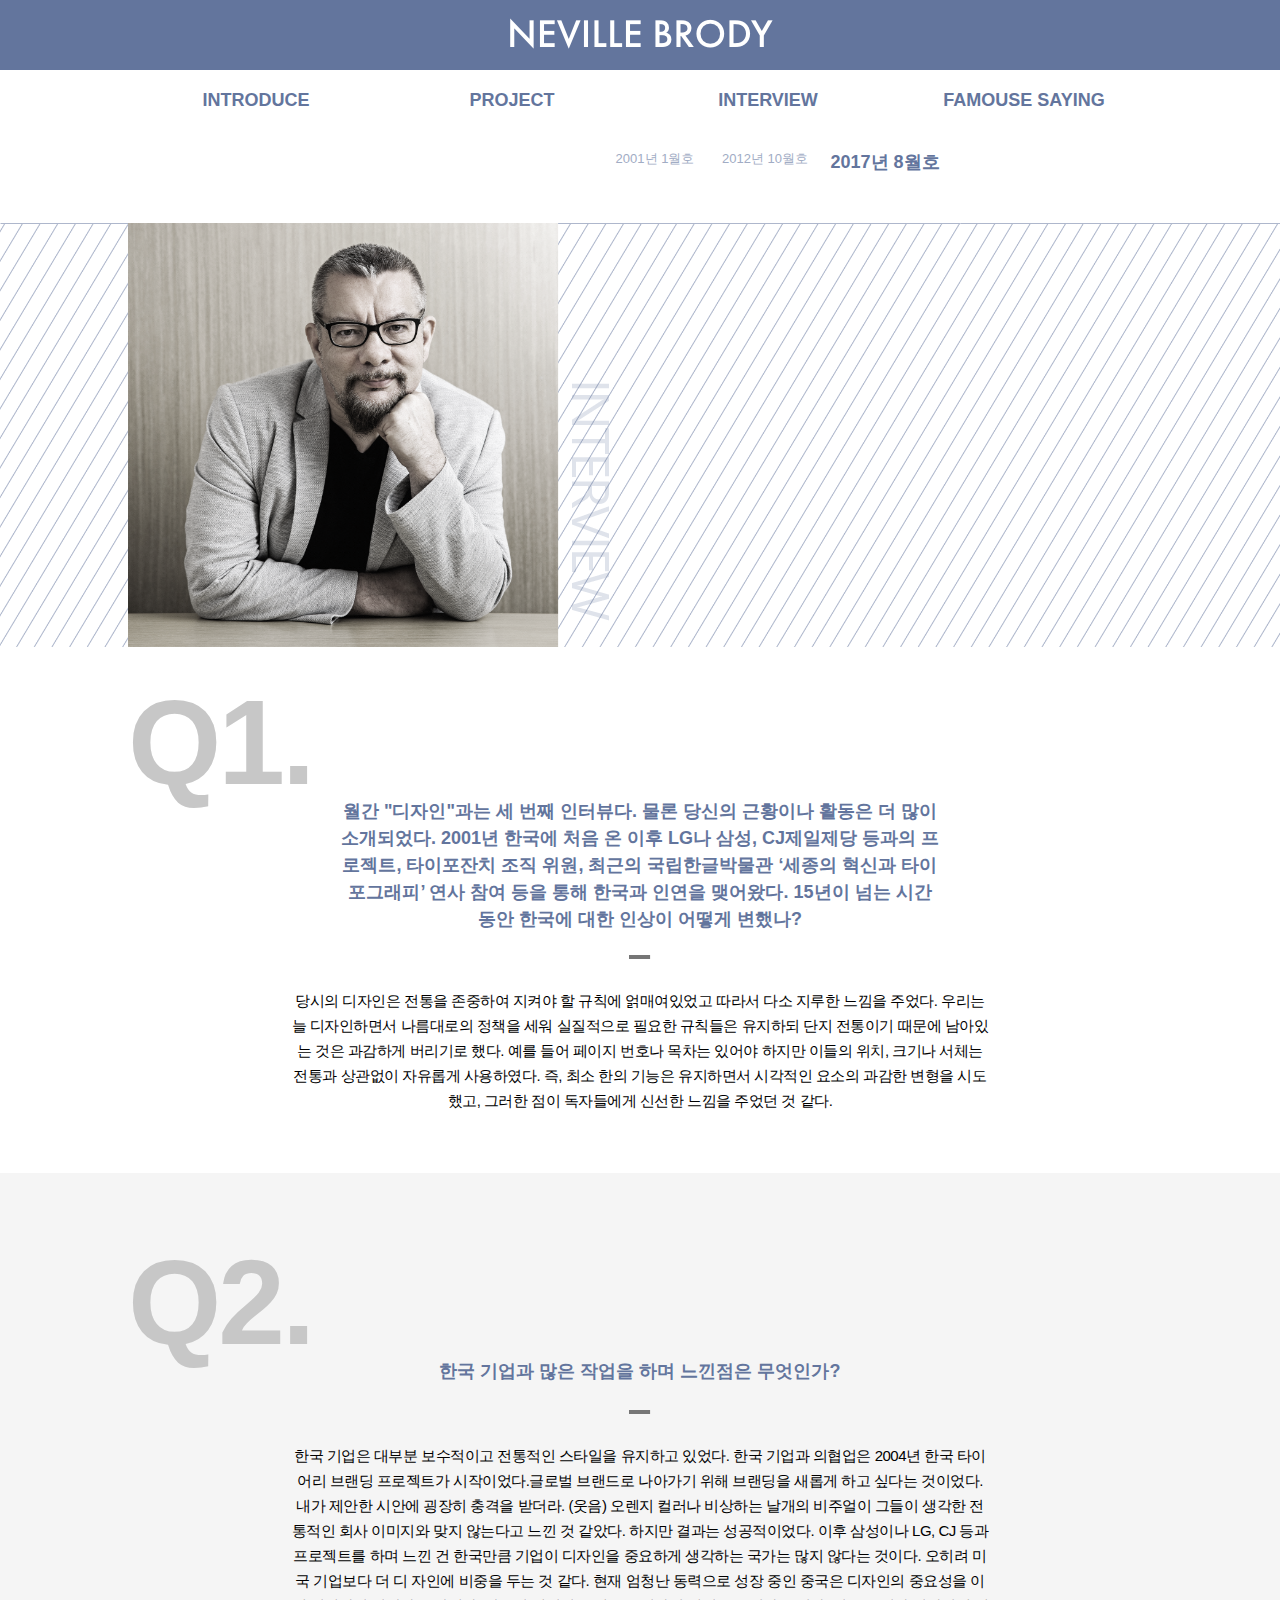
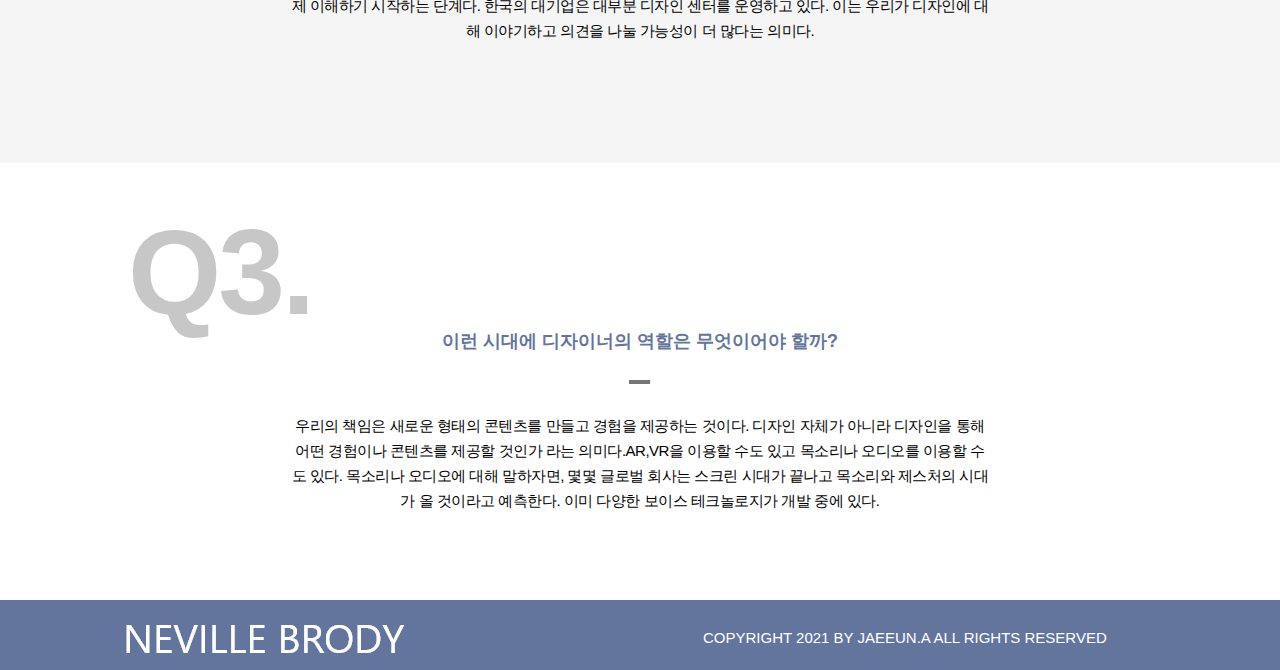
<file: sub03_03.html>
<!doctype html>
<html lang="ko" dir="ltr">
	
<head>
	<meta charset="UTF-8">
	<title>Neville Brody</title>
	<link rel="stylesheet" href="css/sub03_03.css" type="text/css">
</head>

<body>
	
    <header>
        <a href="index.html"><img src="img/main_title.png" alt="네빌브로디 로고"></a>
    </header>
	
    <nav>
		<div class="wrap">
		<ul>
			<li><a href="sub01.html">INTRODUCE</a></li>
			<li><a href="sub02.html">PROJECT</a></li>
			<li><a href="sub03_01.html">INTERVIEW</a></li>
			<li><a href="sub04.html">FAMOUSE SAYING</a></li>
		</ul>
		</div>
	</nav>
    
    <section>
        <div class="nav">
            <div class="nav_01"><a href="sub03_01.html">2001년 1월호</a></div>
            <div class="nav_02"><a href="sub03_02.html">2012년 10월호</a></div>
            <div class="nav_03"><a href="sub03_03.html">2017년 8월호</a></div>
        </div>
        
        <div class="visual01_b">
        </div>
        <div class="visual">
            <div class="visual01_e">
                <img src="img/sub03_03_visual.png" alt="sub03_03">
            </div>
        </div>
        
        <div class="interview">
            <div class="interview03_text01">
                <div class="interview01_text_box01">
                    <div class="interview01_number01">Q1.</div>
                    <div class="interview01_q01">월간 "디자인"과는 세 번째 인터뷰다. 물론 당신의 근황이나 활동은 더 많이 소개되었다. 2001년 한국에 처음 온 이후 LG나 삼성, CJ제일제당 등과의 프로젝트, 타이포잔치 조직 위원, 최근의 국립한글박물관 ‘세종의 혁신과 타이포그래피’ 연사 참여 등을 통해 한국과 인연을 맺어왔다. 15년이 넘는 시간 동안 한국에 대한 인상이 어떻게 변했나?</div>
                    <div class="bar"><img src="img/bar.png" alt="bar"></div>
                    <div class="interview01_a01">당시의 디자인은 전통을 존중하여 지켜야 할 규칙에 얽매여있었고 따라서 다소 지루한 느낌을 주었다. 우리는 늘 디자인하면서 나름대로의 정책을 세워 실질적으로 필요한 규칙들은 유지하되 단지 전통이기 때문에 남아있는 것은 과감하게 버리기로 했다. 예를 들어 페이지 번호나 목차는 있어야 하지만 이들의 위치, 크기나 서체는 전통과 상관없이 자유롭게 사용하였다. 즉, 최소 한의 기능은 유지하면서 시각적인 요소의 과감한 변형을 시도했고, 그러한 점이 독자들에게 신선한 느낌을 주었던 것 같다.</div>
                </div>
            </div>    
                
            <div class="interview03_text02">
                <div class="interview01_text_box02">
                    <div class="interview01_number02">Q2.</div>
                    <div class="interview01_q02">한국 기업과 많은 작업을 하며 느낀점은 무엇인가?</div>
                    <div class="bar"><img src="img/bar.png" alt="bar"></div>
                    <div class="interview01_a02">한국 기업은 대부분 보수적이고 전통적인 스타일을 유지하고 있었다. 한국 기업과 의협업은 2004년 한국 타이어리 브랜딩 프로젝트가 시작이었다.글로벌 브랜드로 나아가기 위해 브랜딩을 새롭게 하고 싶다는 것이었다. 내가 제안한 시안에 굉장히 충격을 받더라. (웃음) 오렌지 컬러나 비상하는 날개의 비주얼이 그들이 생각한 전통적인 회사 이미지와 맞지 않는다고 느낀 것 같았다. 하지만 결과는 성공적이었다. 이후 삼성이나 LG, CJ 등과 프로젝트를 하며 느낀 건 한국만큼 기업이 디자인을 중요하게 생각하는 국가는 많지 않다는 것이다. 오히려 미국 기업보다 더 디 자인에 비중을 두는 것 같다. 현재 엄청난 동력으로 성장 중인 중국은 디자인의 중요성을 이제 이해하기 시작하는 단계다. 한국의 대기업은 대부분 디자인 센터를 운영하고 있다. 이는 우리가 디자인에 대해 이야기하고 의견을 나눌 가능성이 더 많다는 의미다.
                    </div>
                </div>
            </div>
            
            <div class="interview03_text03">
                <div class="interview01_text_box03">
                    <div class="interview01_number03">Q3.</div>
                    <div class="interview01_q03">이런 시대에 디자이너의 역할은 무엇이어야 할까?</div>
                    <div class="bar"><img src="img/bar.png" alt="bar"></div>
                    <div class="interview01_a03">우리의 책임은 새로운 형태의 콘텐츠를 만들고 경험을 제공하는 것이다. 디자인 자체가 아니라 디자인을 통해 어떤 경험이나 콘텐츠를 제공할 것인가 라는 의미다.AR,VR을 이용할 수도 있고 목소리나 오디오를 이용할 수도 있다. 목소리나 오디오에 대해 말하자면, 몇몇 글로벌 회사는 스크린 시대가 끝나고 목소리와 제스처의 시대가 올 것이라고 예측한다. 이미 다양한 보이스 테크놀로지가 개발 중에 있다.
                    </div>
                </div>
            </div>     
        </div>
    </section>
    
    <footer>
        <div class="logo"><img src="img/footer.png" alt="footer"></div>
		<p>COPYRIGHT 2021 BY JAEEUN.A ALL RIGHTS RESERVED</p>
    </footer>
    
</body>
</html>
</file>
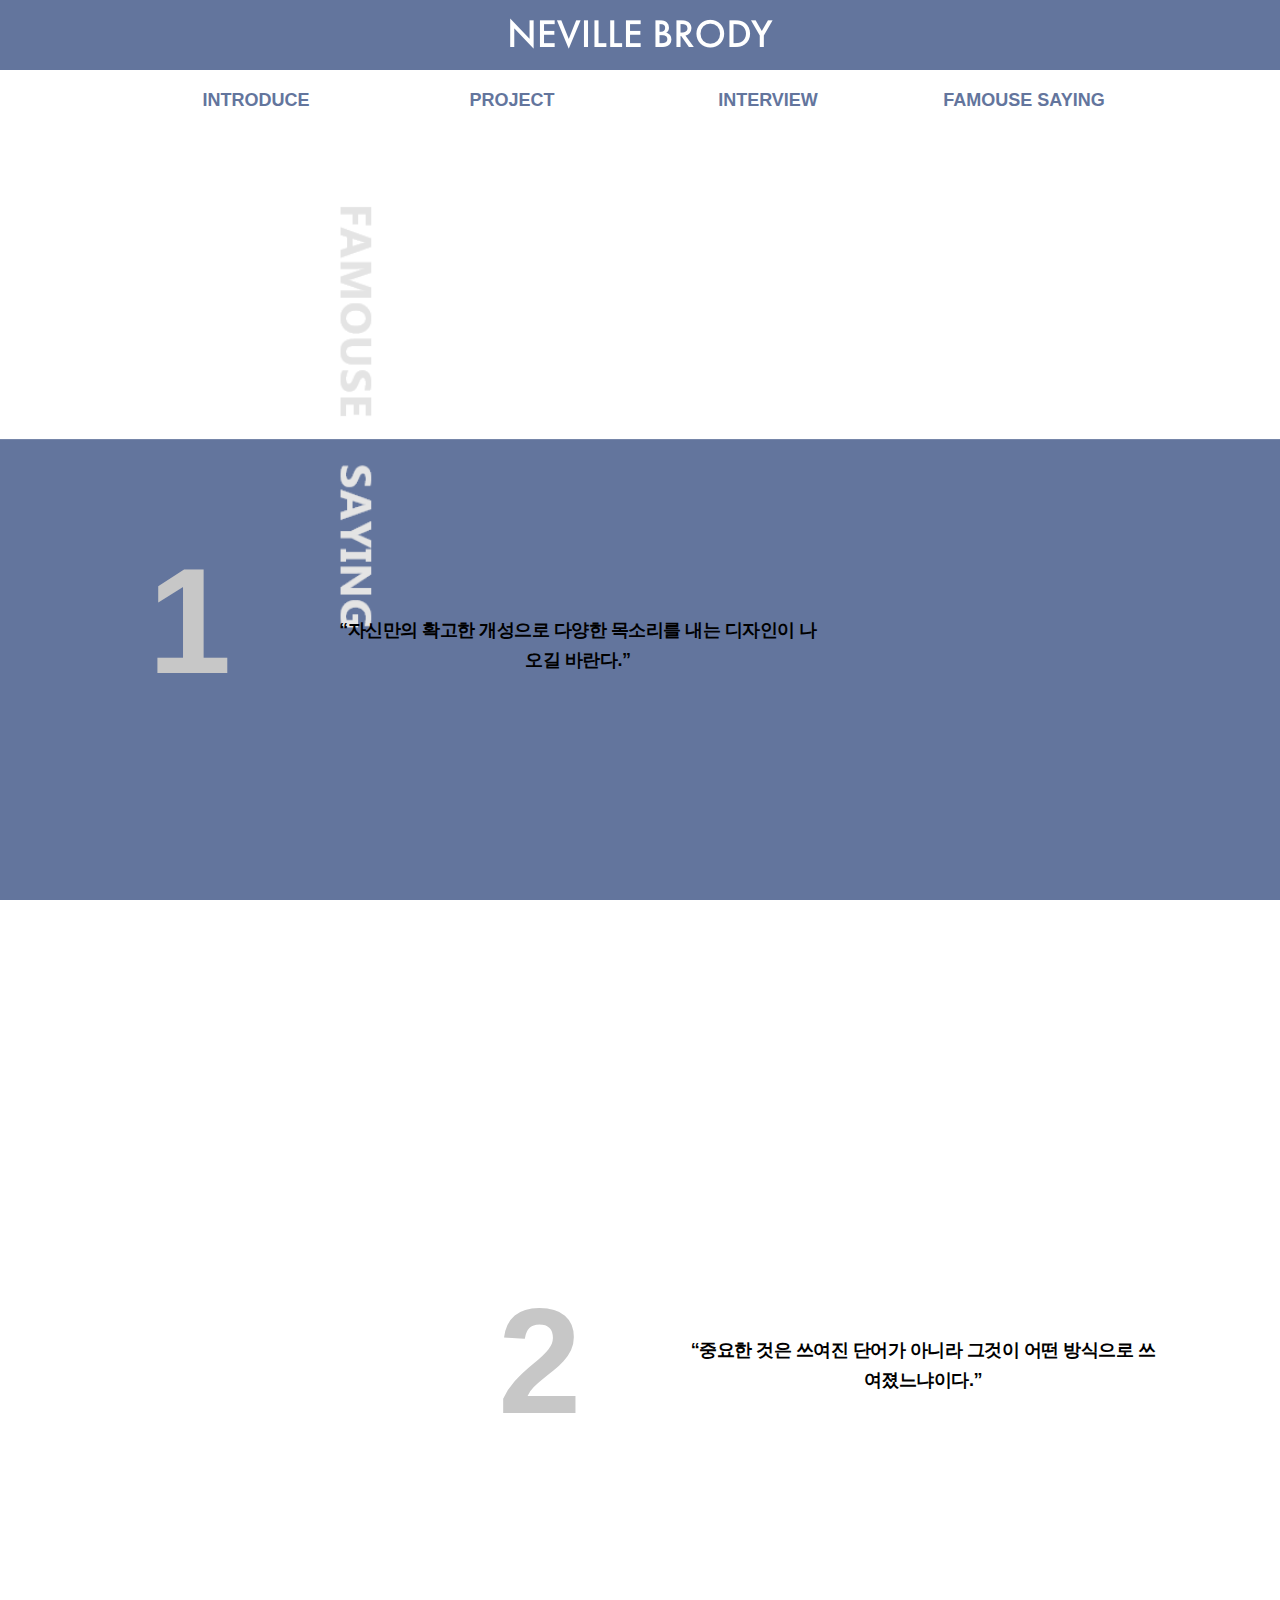
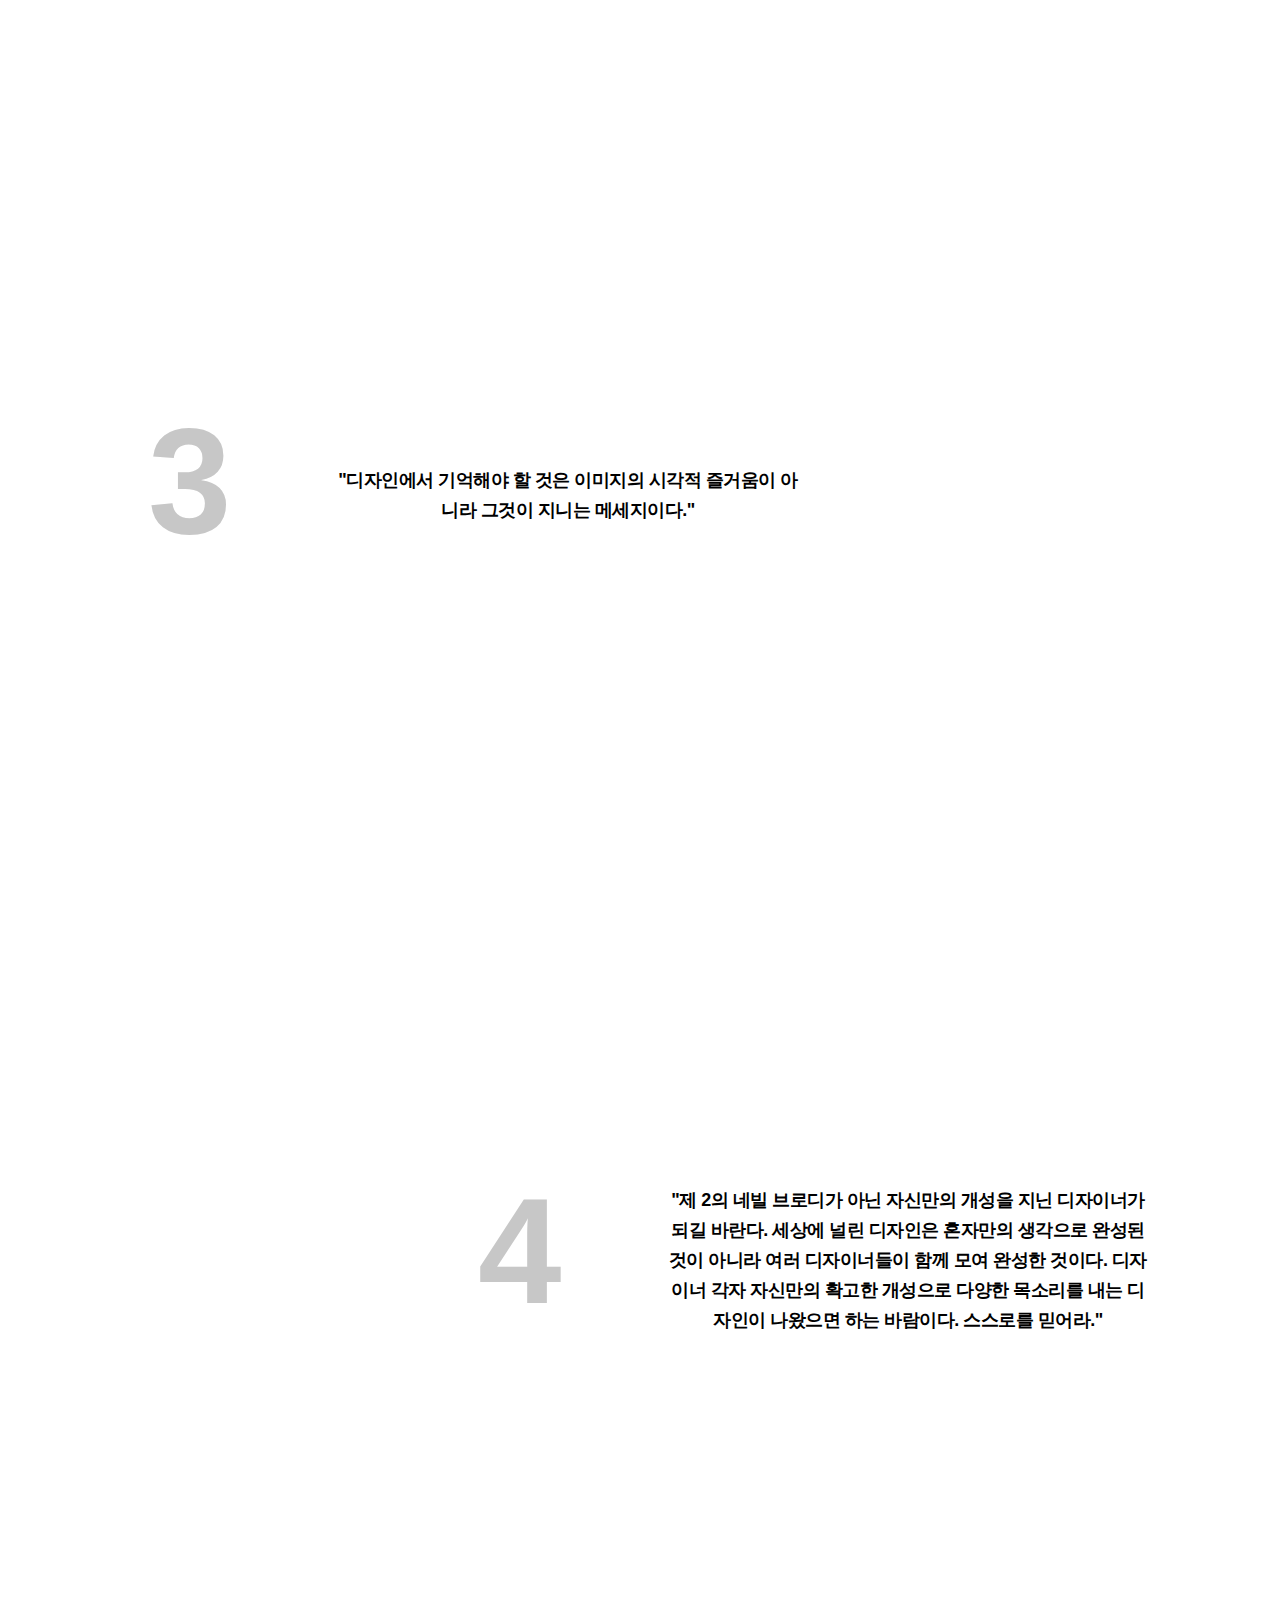
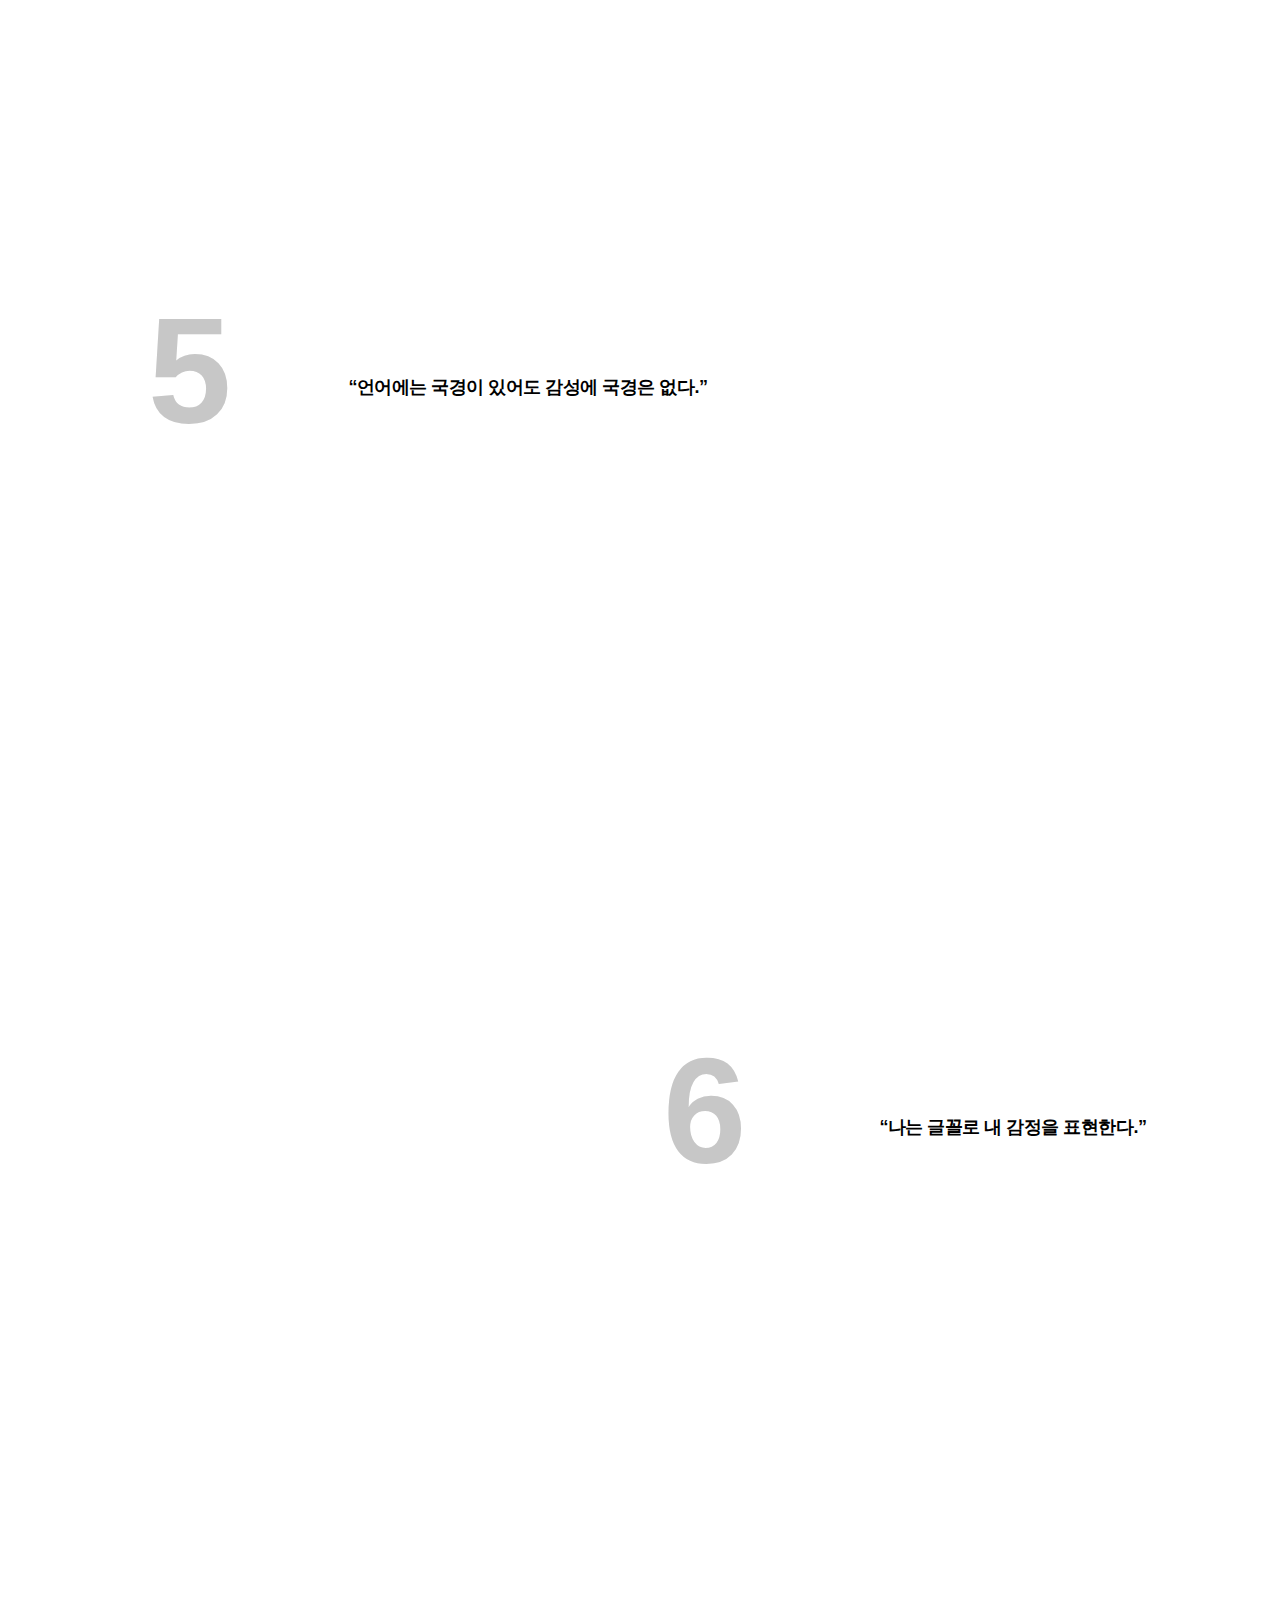
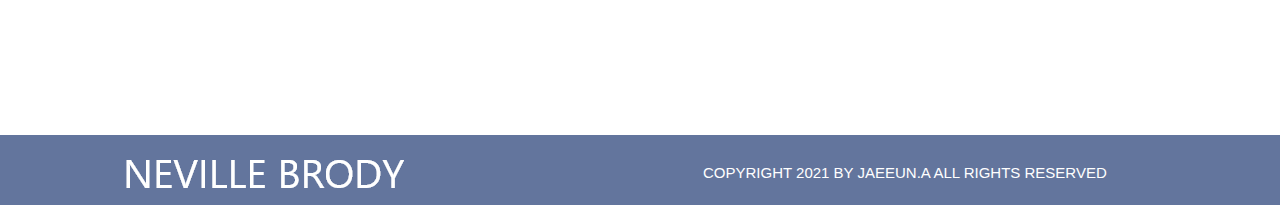
<file: sub04.html>
<!doctype html>
<html lang="ko" dir="ltr">
	
<head>
	<meta charset="UTF-8">
	<title>Neville Brody</title>
	<link rel="stylesheet" href="css/sub04.css" type="text/css">
</head>

<body>
	
    <header>
        <a href="index.html"><img src="img/main_title.png" alt="네빌브로디 로고"></a>
    </header>
	
    <nav>
		<div class="wrap">
		<ul>
			<li><a href="sub01.html">INTRODUCE</a></li>
			<li><a href="sub02.html">PROJECT</a></li>
			<li><a href="sub03_01.html">INTERVIEW</a></li>
			<li><a href="sub04.html">FAMOUSE SAYING</a></li>
		</ul>
		</div>
	</nav>
    
    <section id="sub04_b">
        <div class="sub04_t">   
            <div class="sub04_01">
                <div class="sub04_box01">
                    <div class="sub04_number01">1</div>
                    <div class="sub04_text01">“자신만의 확고한 개성으로 다양한 목소리를 내는 디자인이 나오길 바란다.”</div>
                </div>    
            </div>

            <div class="sub04_02">
                <div class="sub04_box02">
                    <div class="sub04_number02">2</div>
                    <div class="sub04_text02">“중요한 것은 쓰여진 단어가 아니라 그것이 어떤 방식으로 쓰여졌느냐이다.”</div>
                </div>    
            </div>

            <div class="sub04_03">
                <div class="sub04_box03">
                    <div class="sub04_number03">3</div>
                    <div class="sub04_text03">"디자인에서 기억해야 할 것은 이미지의 시각적 즐거움이 아니라 그것이 지니는 메세지이다."</div>
                </div>    
            </div>

            <div class="sub04_04">
                <div class="sub04_box04">
                    <div class="sub04_number04">4</div>
                    <div class="sub04_text04">"제 2의 네빌 브로디가 아닌 자신만의 개성을 지닌 디자이너가 되길 바란다. 세상에 널린 디자인은 혼자만의 생각으로 완성된 것이 아니라 여러 디자이너들이 함께 모여 완성한 것이다. 디자이너 각자 자신만의 확고한 개성으로 다양한 목소리를 내는 디자인이 나왔으면 하는 바람이다. 스스로를 믿어라."</div>
                </div>    
            </div>

            <div class="sub04_05">
                <div class="sub04_box05">
                    <div class="sub04_number05">5</div>
                    <div class="sub04_text05">“언어에는 국경이 있어도 감성에 국경은 없다.”</div>
                </div>    
            </div>

            <div class="sub04_06">
                <div class="sub04_box06">
                    <div class="sub04_number06">6</div>
                    <div class="sub04_text06">“나는 글꼴로 내 감정을 표현한다.”</div>
                </div>    
            </div>
        </div>
    </section>

    <footer>
        <div class="logo"><img src="img/footer.png" alt="footer"></div>
		<p>COPYRIGHT 2021 BY JAEEUN.A ALL RIGHTS RESERVED</p>
    </footer>
    
</body>
</html>
</file>
<file: css/style.css>
/*reset css*/
* {margin: 0; padding: 0;}
body {font-size: 12px; 
      font-family: futura-pt, sans-serif;
      font-style: normal;
      font-weight: 500;}
li {list-style: none;}
img {border: 0;}
a {text-decoration: none; color: inherit;}

header {background-color: #63759D; width: 100%; height: 70px; display: flex; justify-content: center; align-items: center;}


nav {width: 100%; display: flex; justify-content: center; align-items: center; margin-bottom: 10px;  }
nav .wrap{display: block; width: 1024px; height: 70px; border: 0px solid red;}
nav ul {display: flex; justify-content: space-around; align-items: center;}
nav ul li{}
nav li a {display: block; width: 180px; height: 40px; color: #63759D; font-size: 18px; font-weight: 600; text-align: center; line-height: 40px; margin-top: 10px;}
nav li a:hover{color: #FFFFFF; background-color: #63759D;}

section .slideradio input[id*="slide"] {display: none;}

section .slideradio .slidewrap {max-width: 1024px; height: 458px; margin: 0 auto; overflow: hidden; position:relative;}

section .slideradio .slidelist {white-space: nowrap; font-size: 0;}
section .slideradio .slidelist li { display: inline-block; vertical-align: middle; width: 100%; transition: all 1s;}
section .slideradio .slidelist li a {display: block; position: relative;}

section .slideradio .slide-control {position: absolute; z-index: 10; top: 0; left:0; width:100%; height:100%;}
section .slideradio .slide-control label {position: absolute; z-index: 1; top: 50%; transform: translateY(-50%); padding: 50px; cursor: pointer;}
section .slideradio .slide-control .left {left: 0px; background: url('../img/left.png') center center / 100% no-repeat;}
section .slideradio .slide-control .right {right: 0px; background: url('../img/right.png') center center/ 100% no-repeat;}
section .slideradio .slide-control [class*="control"] {display:none;}

section .slideradio [id="slide01"]:checked ~ .slidewrap .slidelist li  {transform: translateX(0%);}
section .slideradio [id="slide02"]:checked ~ .slidewrap .slidelist li  {transform: translateX(-100%);}

section .slideradio [id="slide01"]:checked ~ .slidewrap .control01 {display:block;}
section .slideradio [id="slide02"]:checked ~ .slidewrap .control02 {display:block;}

section .contents {width: 100%; height: 1800px; margin-bottom: 100px;}

section .contents .contents01 {width: 100%; height: 480px; overflow: hidden; display: flex; justify-content: center; align-items: center; background-color: #DEE4F1;}
section .contents .contents01 .content_round01 {width: 300px; height: 300px; float: left; margin-right: 143px;}
section .contents .contents01 .content_text01 {width: 450px;  float: left; margin-top: 20px;}
section .contents .contents01 .content_text01 p1 {line-height: 60px; font-size: 50px; font-weight: 600; color: #000000; text-align: center; letter-spacing: -3px;}
section .contents .contents01 .content_text01 p2 {line-height: 60px; font-size: 35px; font-weight: 500; color: #000000; text-align: center; letter-spacing: -1px;}

section .contents .contents02 {width: 100%; height: 480px; overflow: hidden; margin: 0 auto; display: flex; justify-content: center; align-items: center; background-color: #FFFFF1;}
section .contents .contents02 .content_text02 {width: 450px; float: left; margin-top: 20px;}
section .contents .contents02 .content_text02 p1 {line-height: 60px; font-size: 50px; font-weight: 600; color: #000000; text-align: center; letter-spacing: -3px;}
section .contents .contents02 .content_text02 p2 {line-height: 60px; font-size: 35px; font-weight: 500; color: #000000; text-align: center; letter-spacing: -1px;}
section .contents .contents02 .content_round02 {width: 300px; height: 300px; float: left; margin-left: 143px;}

section .contents .contents03 {width: 100%; height: 480px; overflow: hidden; display: flex; justify-content: center; align-items: center; background-color: #DEE4F1;}
section .contents .contents03 .content_round03 {width: 300px; height: 300px; float: left; margin-right: 143px;}
section .contents .contents03 .content_text03 {width: 450px; float: left; margin-top: 20px;}
section .contents .contents03 .content_text03 p1 {line-height: 60px; font-size: 50px; font-weight: 600; color: #000000; text-align: center; letter-spacing: -3px;}
section .contents .contents03 .content_text03 p2 {line-height: 60px; font-size: 35px; font-weight: 500; color: #000000; text-align: center; letter-spacing: -1px;}

section .contents .contents04 {width: 100%; height: 480px; overflow: hidden; margin: 0 auto; display: flex; justify-content: center; align-items: center; background-color: #FFFFF1;}
section .contents .contents04 .content_text04 {width: 450px; float: left; margin-top: 20px;}
section .contents .contents04 .content_text04 p1 {line-height: 60px; font-size: 50px; font-weight: 600; color: #000000; text-align: center; letter-spacing: -3px;}
section .contents .contents04 .content_text04 p2 {line-height: 60px; font-size: 35px; font-weight: 500; color: #000000; text-align: center; letter-spacing: -1px;}
section .contents .contents04 .content_round04 {width: 300px; height: 300px; float: left; margin-left: 143px;}


footer {background-color: #63759D; width: 100%; height: 70px; overflow: hidden; display: flex; justify-content: center; align-items: center;}
.logo {width: 280px; height: 50px; float: left;}
p {width: 454px; line-height: 10px; font-size: 15px; font-weight: 500; color: #fff; float: left; margin-top: 5px; margin-left: 300px;}
</file>
<file: css/sub01.css>
/*reset css*/
* {margin: 0; padding: 0;}
body {font-size: 12px; 
      font-family: futura-pt, sans-serif;
      font-style: normal;
      font-weight: 500;}
li {list-style: none;}
img {border: 0;}
a {text-decoration: none; color: inherit;}

header {background-color: #63759D; width: 100%; height: 70px; display: flex; justify-content: center; align-items: center;}


nav {width: 100%; display: flex; justify-content: center; align-items: center; margin-bottom: 10px;  }
nav .wrap{display: block; width: 1024px; height: 70px;}
nav ul {display: flex; justify-content: space-around; align-items: center;}
nav ul li{}
nav li a {display: block; width: 180px; height: 40px; color: #63759D; font-size: 18px; font-weight: 600; text-align: center; line-height: 40px; margin-top: 10px;}
nav li a:hover{color: #FFFFFF; background-color: #63759D;}

section {width: 100%; height: 2780px;}

section .wih {width: 100%px; height: 2650px; margin: 0 auto;}

section .wih .wih_sub {width: 880px; height: 348px; margin: 0 auto;}

section .wih .introduce {width: 100%; height: 420px; margin: 0 auto; margin-top: 50px;}
section .wih .introduce .main_introduce_text_box {width: 1024px; height: 70px; margin: 0 auto;}
section .wih .introduce .main_introduce_text_box .main_introduce_text {width: 166px; height: 64px; font-size: 35px; color: #63759D; font-weight: 600; }

section .wih .introduce .introduce_text {width: 1024px; height: 200px; margin: 0 auto; padding-left: 40px;}
section .wih .introduce .introduce_text .introduce_text_box01 {width: 1024px; height: 50px;}
section .wih .introduce .introduce_text .introduce_text_box01 .introduce_text01 {width: 1020px; height: 30px; font-size: 18px; color: #000000; font-weight: 400;}

section .wih .introduce .introduce_text .introduce_text_box02 {width: 1024px; height: 50px; margin-top: 50px;}
section .wih .introduce .introduce_text .introduce_text_box02 .introduce_text02 {width: 1020px; height: 30px; font-size: 18px; color: #000000; font-weight: 400;}

section .wih .introduce .introduce_text .introduce_text_box03 {width: 1024px; height: 50px; margin-top: 50px;}
section .wih .introduce .introduce_text .introduce_text_box03 .introduce_text03 {width: 1020px; height: 30px; font-size: 18px; color: #000000; font-weight: 400;}


section .wih .history {width: 100%; height: 1380px; margin: 0 auto; background-color: #F5F5F5; padding-top: 60px;}
section .wih .history .main_history_text_box {width: 1024px; height: 70px; margin: 0 auto;}
section .wih .history .main_history_text_box .main_history_text {width: 166px; height: 64px; font-size: 35px; color: #63759D; font-weight: 600;}

section .wih .history .history_text {width: 1024px; height: 1300px; margin: 0 auto; padding-left: 50px; margin-top: 10px;}
section .wih .history .history_text .history_text_box01 {width: 1024px; height: 100px;}
section .wih .history .history_text .history_text_box01 .history_number01 {width: 166px; height: 70px; font-size: 70px; color: #CCD5EA; font-weight: 600;}
section .wih .history .history_text .history_text_box01 .history_text01 {width: 900px; height: 30px; font-size: 18px; color: #000000; font-weight: 500; margin-left: 130px; margin-top:17px;}

section .wih .history .history_text .history_text_box02 {width: 1024px; height: 100px; margin-top: 30px;}
section .wih .history .history_text .history_text_box02 .history_number02 {width: 166px; height: 70px; font-size: 70px; color: #CCD5EA; font-weight: 600;}
section .wih .history .history_text .history_text_box02 .history_text02 {width: 900px; height: 30px; font-size: 18px; color: #000000; font-weight: 500; margin-left: 130px; margin-top:17px;}

section .wih .history .history_text .history_text_box03 {width: 1024px; height: 100px; margin-top: 30px;}
section .wih .history .history_text .history_text_box03 .history_number03 {width: 166px; height: 70px; font-size: 70px; color: #CCD5EA; font-weight: 600;}
section .wih .history .history_text .history_text_box03 .history_text03 {width: 900px; height: 30px; font-size: 18px; color: #000000; font-weight: 500; margin-left: 130px; margin-top:17px;}

section .wih .history .history_text .history_text_box04 {width: 1024px; height: 100px; margin-top: 30px;}
section .wih .history .history_text .history_text_box04 .history_number04 {width: 166px; height: 70px; font-size: 70px; color: #CCD5EA; font-weight: 600;}
section .wih .history .history_text .history_text_box04 .history_text04 {width: 900px; height: 30px; font-size: 18px; color: #000000; font-weight: 500; margin-left: 130px; margin-top:17px;}

section .wih .history .history_text .history_text_box05 {width: 1024px; height: 100px; margin-top: 30px;}
section .wih .history .history_text .history_text_box05 .history_number05 {width: 166px; height: 70px; font-size: 70px; color: #CCD5EA; font-weight: 600;}
section .wih .history .history_text .history_text_box05 .history_text05 {width: 900px; height: 30px; font-size: 18px; color: #000000; font-weight: 500; margin-left: 130px; margin-top:17px;}

section .wih .history .history_text .history_text_box06 {width: 1024px; height: 100px; margin-top: 30px;}
section .wih .history .history_text .history_text_box06 .history_number06 {width: 166px; height: 70px; font-size: 70px; color: #CCD5EA; font-weight: 600;}
section .wih .history .history_text .history_text_box06 .history_text06 {width: 900px; height: 30px; font-size: 18px; color: #000000; font-weight: 500; margin-left: 130px; margin-top:17px;}

section .wih .history .history_text .history_text_box07 {width: 1024px; height: 130px; margin-top: 30px;}
section .wih .history .history_text .history_text_box07 .history_number07 {width: 166px; height: 70px; font-size: 70px; color: #CCD5EA; font-weight: 600;}
section .wih .history .history_text .history_text_box07 .history_text07_01 {width: 900px; height: 30px; font-size: 18px; color: #000000; font-weight: 400; margin-left: 130px; margin-top: 17px;}
section .wih .history .history_text .history_text_box07 .history_text07_02 {width: 900px; height: 30px; font-size: 18px; color: #000000; font-weight: 500; margin-left: 130px; margin-top: 30px;}

section .wih .history .history_text .history_text_box08 {width: 1024px; height: 100px; margin-top: 80px;}
section .wih .history .history_text .history_text_box08 .history_number08 {width: 166px; height: 70px; font-size: 70px; color: #CCD5EA; font-weight: 600;}
section .wih .history .history_text .history_text_box08 .history_text08 {width: 900px; height: 30px; font-size: 18px; color: #000000; font-weight: 400; margin-left: 130px; margin-top:17px;}

section .wih .history .history_text .history_text_box09 {width: 1024px; height: 100px; margin-top: 30px;}
section .wih .history .history_text .history_text_box09 .history_number09 {width: 166px; height: 70px; font-size: 70px; color: #CCD5EA; font-weight: 600;}
section .wih .history .history_text .history_text_box09 .history_text09 {width: 900px; height: 30px; font-size: 18px; color: #000000; font-weight: 500; margin-left: 130px; margin-top:17px;}


section .wih .df {width: 100%; height: 500px; margin: 0 auto; margin-top: 70px;}
section .wih .df .main_df_text_box {width: 1024px; height: 70px; margin: 0 auto;}
section .wih .df .main_df_text_box .main_df_text {width: 400px; height: 64px; font-size: 35px; color: #63759D; font-weight: 600;}

section .wih .df .dfdf {width: 1024px; height: 400px; margin: 0 auto; overflow: hidden;}

section .wih .df .dfdf .df_text {width: 670px; height: 400px; padding-left: 30px; float: left; margin-right: 40px;}
section .wih .df .dfdf .df_text .df_text_box01 {width: 670px; height: 120px;}
section .wih .df .dfdf .df_text .df_text_box01 .df_text01_01 {width: 670px; height: 30px; font-size: 17px; color: #000000; font-weight: 400;}
section .wih .df .dfdf .df_text .df_text_box01 .df_text01_02 {width: 670px; height: 30px; font-size: 15px; color: #000000; font-weight: 400; margin-left:20px;}

section .wih .df .dfdf .df_text .df_text_box02 {width: 670px; height: 120px;}
section .wih .df .dfdf .df_text .df_text_box02 .df_text02_01 {width: 670px; height: 30px; font-size: 17px; color: #000000; font-weight: 400;}
section .wih .df .dfdf .df_text .df_text_box02 .df_text02_02 {width: 670px; height: 30px; font-size: 15px; color: #000000; font-weight: 400; margin-left:20px;}

section .wih .df .dfdf .df_text .df_text_box03 {width: 670px; height: 120px;}
section .wih .df .dfdf .df_text .df_text_box03 .df_text03_01 {width: 670px; height: 30px; font-size: 17px; color: #000000; font-weight: 400;}
section .wih .df .dfdf .df_text .df_text_box03 .df_text03_02 {width: 670px; height: 30px; font-size: 15px; color: #000000; font-weight: 400; margin-left:20px;}

section .wih .df .dfdf .df_picture {width: 260px; height: 260px; margin: 0 auto; float: left;}

footer {background-color: #63759D; width: 100%; height: 70px; overflow: hidden; display: flex; justify-content: center; align-items: center;}
.logo {width: 280px; height: 50px; float: left;}
p {width: 454px; line-height: 10px; font-size: 15px; font-weight: 500; color: #fff; float: left; margin-top: 5px; margin-left: 300px;}
</file>
<file: css/sub02.css>
/*reset css*/
* {margin: 0; padding: 0;}
body {font-size: 12px; 
      font-family: futura-pt, sans-serif;
      font-style: normal;
      font-weight: 500;}
li {list-style: none;}
img {border: 0;}
a {text-decoration: none; color: inherit;}

header {background-color: #63759D; width: 100%; height: 70px; display: flex; justify-content: center; align-items: center;}


nav {width: 100%; display: flex; justify-content: center; align-items: center; margin-bottom: 10px;  }
nav .wrap{display: block; width: 1024px; height: 70px; margin:0px 0px; border: 0px solid red;}
nav ul {display: flex; justify-content: space-around; align-items: center;}
nav ul li{}
nav li a {display: block; width: 180px; height: 40px; color: #63759D; font-size: 18px; font-weight: 600; text-align: center; line-height: 40px; margin-top: 10px;}
nav li a:hover{color: #FFFFFF; background-color: #63759D;}

#sub02_b {width: 100%; height: 3500px; background-image: url(../img/sub02_b.png); background-size: cover; background-attachment: fixed, scroll; background-repeat: no-repeat,repeat-y; padding-top: 270px;}
#sub02_b .sub02_01 {width: 1024px; height: 500px; margin: 0 auto;}
#sub02_b .sub02_01 .sub02_box01 {width: 1024px; height: 850px; margin: 0 auto; overflow: hidden;}
#sub02_b .sub02_01 .sub02_box01 .sub02_picture01 {width: 500px; height: 500px; font-size: 150px; font-style: italic; font-weight: 550; color: #c7c7c7; float:left; }
#sub02_b .sub02_01 .sub02_box01 .sub02_textbox_01 {width: 450px; height: 740px; padding-top: 95px; float: left;  margin:0 auto; padding-left: 40px;}
#sub02_b .sub02_01 .sub02_box01 .sub02_textbox_01 .sub02_text01_01 {width: 450px; height: 220px; font-size: 18px; color: #334A7F; font-weight: 600; text-align: left; letter-spacing: -0.5px; line-height: 30px;}
#sub02_b .sub02_01 .sub02_box01 .sub02_textbox_01 .sub02_text01_02 {width: 230px; height: 100px; font-size: 11px; color: #000000; font-weight: 600; text-align: left; letter-spacing: -0.5px; line-height: 20px; margin-top: 10px;}


#sub02_b .sub02_02 {width: 1024px; height: 500px; margin: 0 auto; margin-top: 400px;}
#sub02_b .sub02_02 .sub02_box02 {width: 1024px; height: 850px; margin: 0 auto; overflow: hidden;}
#sub02_b .sub02_02 .sub02_box02 .sub02_picture02 {width: 500px; height: 500px; font-size: 150px; font-style: italic; font-weight: 550; color: #c7c7c7; float:left; }
#sub02_b .sub02_02 .sub02_box02 .sub02_textbox_02 {width: 450px; height: 740px; padding-top: 95px; float: left;  margin:0 auto; padding-left: 40px;}
#sub02_b .sub02_02 .sub02_box02 .sub02_textbox_02 .sub02_text02_01 {width: 450px; height: 220px; font-size: 18px; color: #334A7F; font-weight: 600; text-align: left; letter-spacing: -0.5px; line-height: 30px;}
#sub02_b .sub02_02 .sub02_box02 .sub02_textbox_02 .sub02_text02_02 {width: 230px; height: 100px; font-size: 11px; color: #000000; font-weight: 600; text-align: left; letter-spacing: -0.5px; line-height: 20px; margin-top: 10px;}


#sub02_b .sub02_03 {width: 1024px; height: 500px; margin: 0 auto; margin-top: 400px;}
#sub02_b .sub02_03 .sub02_box03 {width: 1024px; height: 850px; margin: 0 auto; overflow: hidden;}
#sub02_b .sub02_03 .sub02_box03 .sub02_picture03 {width: 500px; height: 500px; font-size: 150px; font-style: italic; font-weight: 550; color: #c7c7c7; float: left; }
#sub02_b .sub02_03 .sub02_box03 .sub02_textbox_03 {width: 450px; height: 740px; padding-top: 95px; float: left;  margin:0 auto; padding-left: 40px;}
#sub02_b .sub02_03 .sub02_box03 .sub02_textbox_03 .sub02_text03_01 {width: 450px; height: 220px; font-size: 18px; color: #334A7F; font-weight: 600; text-align: left; letter-spacing: -0.5px; line-height: 30px;}
#sub02_b .sub02_03 .sub02_box03 .sub02_textbox_03 .sub02_text03_02 {width: 230px; height: 100px; font-size: 11px; color: #000000; font-weight: 600; text-align: left; letter-spacing: -0.5px; line-height: 20px; margin-top: 10px;}


#sub02_b .sub02_04 {width: 1024px; height: 500px; margin: 0 auto; margin-top: 400px;}
#sub02_b .sub02_04 .sub02_box04 {width: 1024px; height: 850px; margin: 0 auto; overflow: hidden;}
#sub02_b .sub02_04 .sub02_box04 .sub02_picture04 {width: 500px; height: 500px; font-size: 150px; font-style: italic; font-weight: 550; color: #c7c7c7; float: left;}
#sub02_b .sub02_04 .sub02_box04 .sub02_textbox_04 {width: 450px; height: 740px; padding-top: 95px; float: left;  margin:0 auto; padding-left: 40px;}
#sub02_b .sub02_04 .sub02_box04 .sub02_textbox_04 .sub02_text04_01 {width: 450px; height: 220px; font-size: 18px; color: #334A7F; font-weight: 600; text-align: left; letter-spacing: -0.5px; line-height: 30px;}
#sub02_b .sub02_04 .sub02_box04 .sub02_textbox_04 .sub02_text04_02 {width: 230px; height: 100px; font-size: 11px; color: #000000; font-weight: 600; text-align: left; letter-spacing: -0.5px; line-height: 20px; margin-top: 10px;}

footer {background-color: #63759D; width: 100%; height: 70px; overflow: hidden; display: flex; justify-content: center; align-items: center;}
.logo {width: 280px; height: 50px; float: left;}
p {width: 454px; line-height: 10px; font-size: 15px; font-weight: 500; color: #fff; float: left; margin-top: 5px; margin-left: 300px;}
</file>
<file: css/sub03_01.css>
/*reset css*/
* {margin: 0; padding: 0;}
body {font-size: 12px; 
      font-family: futura-pt, sans-serif;
      font-style: normal;
      font-weight: 500;}
li {list-style: none;}
img {border: 0;}
a {text-decoration: none; color: inherit;}

header {background-color: #63759D; width: 100%; height: 70px; display: flex; justify-content: center; align-items: center;}


nav {width: 100%; display: flex; justify-content: center; align-items: center; margin-bottom: 10px;  }
nav .wrap{display: block; width: 1024px; height: 70px; margin:0px 0px; border: 0px solid red;}
nav ul {display: flex; justify-content: space-around; align-items: center;}
nav ul li{}
nav li a {display: block; width: 180px; height: 40px; color: #63759D; font-size: 18px; font-weight: 600; text-align: center; line-height: 40px; margin-top: 10px;}
nav li a:hover{color: #FFFFFF; background-color: #63759D;}

section {width: 100%; height: 2100px;}
section .nav {width: 400px;; height: 60px; overflow: hidden; padding-left: 320px; margin: 0 auto;}
section .nav .nav_01 {width: 130px; font-size: 18px; font-weight: 600; color: #63759D; float: left; text-align: center;}
section .nav .nav_02 {width: 110px; font-size: 13px; font-weight: 400; color: #A1ACC4; float: left; text-align: center;}
section .nav .nav_03 {width: 110px; font-size: 13px; font-weight: 400; color: #A1ACC4; float: left; text-align: center;}

section .visual01_b {width: 100%; height: 424px; margin-top: 13px; background: url(../img/sub_03_visual_b.png) repeat; position: absolute;}
section .visual {width: 1024px; height: 450px; margin: 0 auto; margin-top: 13px;}
section .visual .visual01_e {width: 511px; height: 424px; position: relative;}

section .interview {width: 100%; height: 1200px;}

section .interview .interview01_text01 {}
section .interview .interview01_text01 .interview01_text_box01 {width: 1024px; height: 460px;  margin: 0 auto;}
section .interview .interview01_text01 .interview01_text_box01 .interview01_number01 {width: 250px; height: 80px; font-size: 120px; color: #C7C7C7; font-weight: 550; letter-spacing: -3px;}
section .interview .interview01_text01 .interview01_text_box01 .interview01_q01 {width: 600px; height: 120px; font-size: 18px; color: #63759D; font-weight: 900; margin:0 auto; text-align: center; margin-top: 45px; letter-spacing: 0px; line-height: 27px;}
section .interview .interview01_text01 .interview01_text_box01 .bar {width: 22px; height: 40px; margin: 0 auto;}
section .interview .interview01_text01 .interview01_text_box01 .interview01_a01 {width: 700px; height: 30px; font-size: 15px; color: #000000; font-weight: 400; margin:0 auto; text-align: center; letter-spacing: -0.5px; line-height: 25px;}

section .interview .interview01_text02 {background-color: #F5F5F5;}
section .interview .interview01_text02 .interview01_text_box02 {width: 1024px; height: 400px; margin: 0 auto; padding-top: 40px;}
section .interview .interview01_text02 .interview01_text_box02 .interview01_number02 {width: 250px; height: 80px; font-size: 120px; color: #C7C7C7; font-weight: 550; letter-spacing: -3px;}
section .interview .interview01_text02 .interview01_text_box02 .interview01_q02 {width: 600px; height: 40px; font-size: 18px; color: #63759D; font-weight: 900; margin:0 auto; text-align: center; margin-top: 45px; letter-spacing: 0px; line-height: 27px;}
section .interview .interview01_text02 .interview01_text_box02 .bar {width: 22px; height: 40px; margin: 0 auto;}
section .interview .interview01_text02 .interview01_text_box02 .interview01_a02 {width: 700px; height: 30px; font-size: 15px; color: #000000; font-weight: 400; margin:0 auto; text-align: center; letter-spacing: -0.5px; line-height: 25px;}

section .interview .interview01_text03 {margin-top: 30px;}
section .interview .interview01_text03 .interview01_text_box03 {width: 1024px; height: 550px; margin: 0 auto;}
section .interview .interview01_text03 .interview01_text_box03 .interview01_number03 {width: 250px; height: 80px; font-size: 120px; color: #C7C7C7; font-weight: 550; letter-spacing: -3px;}
section .interview .interview01_text03 .interview01_text_box03 .interview01_q03 {width: 600px; height: 90px; font-size: 18px; color: #63759D; font-weight: 900; margin:0 auto; text-align: center; margin-top: 45px; letter-spacing: 0px; line-height: 27px;}
section .interview .interview01_text03 .interview01_text_box03 .bar {width: 22px; height: 40px; margin: 0 auto;}
section .interview .interview01_text03 .interview01_text_box03 .interview01_a03 {width: 700px; height: 30px; font-size: 15px; color: #000000; font-weight: 400; margin:0 auto; text-align: center; letter-spacing: -0.5px; line-height: 25px;}


footer {background-color: #63759D; width: 100%; height: 70px; overflow: hidden; display: flex; justify-content: center; align-items: center;}
.logo {width: 280px; height: 50px; float: left;}
p {width: 454px; line-height: 10px; font-size: 15px; font-weight: 500; color: #fff; float: left; margin-top: 5px; margin-left: 300px;}
</file>
<file: css/sub03_02.css>
/*reset css*/
* {margin: 0; padding: 0;}
body {font-size: 12px; 
      font-family: futura-pt, sans-serif;
      font-style: normal;
      font-weight: 500;}
li {list-style: none;}
img {border: 0;}
a {text-decoration: none; color: inherit;}

header {background-color: #63759D; width: 100%; height: 70px; display: flex; justify-content: center; align-items: center;}


nav {width: 100%; display: flex; justify-content: center; align-items: center; margin-bottom: 10px;  }
nav .wrap{display: block; width: 1024px; height: 70px; margin:0px 0px; border: 0px solid red;}
nav ul {display: flex; justify-content: space-around; align-items: center;}
nav ul li{}
nav li a {display: block; width: 180px; height: 40px; color: #63759D; font-size: 18px; font-weight: 600; text-align: center; line-height: 40px; margin-top: 10px;}
nav li a:hover{color: #FFFFFF; background-color: #63759D;}

section {width: 100%; height: 2300px;}
section .nav {width: 400px;; height: 60px; overflow: hidden; padding-left: 320px; margin: 0 auto;}
section .nav .nav_01 {width: 110px; font-size: 13px; font-weight: 400; color: #A1ACC4; float: left; text-align: center;}
section .nav .nav_02 {width: 130px; font-size: 18px; font-weight: 600; color: #63759D; float: left; text-align: center;}
section .nav .nav_03 {width: 110px; font-size: 13px; font-weight: 400; color: #A1ACC4; float: left; text-align: center;}

section .visual01_b {width: 100%; height: 424px; margin-top: 13px; background: url(../img/sub_03_visual_b.png) repeat; position: absolute;}
section .visual {width: 1024px; height: 450px; margin: 0 auto; margin-top: 13px;}
section .visual .visual01_e {width: 511px; height: 424px; margin-left: 536px; position: relative;}

section .interview {width: 100%; height: 1660px; margin: 0 auto;}

section .interview .interview02_text01 {}
section .interview .interview02_text01 .interview01_text_box01 {width: 1024px; height: 400px; margin: 0 auto;}
section .interview .interview02_text01 .interview01_text_box01 .interview01_number01 {width: 250px; height: 80px; font-size: 120px; color: #C7C7C7; font-weight: 550; letter-spacing: -3px;}
section .interview .interview02_text01 .interview01_text_box01 .interview01_q01 {width: 600px; height: 95px; font-size: 18px; color: #63759D; font-weight: 900; margin:0 auto; text-align: center; margin-top: 45px; letter-spacing: 0px; line-height: 27px;}
section .interview .interview02_text01 .interview01_text_box01 .bar {width: 22px; height: 40px; margin: 0 auto;}
section .interview .interview02_text01 .interview01_text_box01 .interview01_a01 {width: 700px; height: 80px; font-size: 15px; color: #000000; font-weight: 400; margin:0 auto; text-align: center; letter-spacing: -0.5px; line-height: 25px;}

section .interview .interview02_text02 {background-color: #F5F5F5;}
section .interview .interview02_text02 .interview01_text_box02 {width: 1024px; height: 430px; margin: 0 auto; padding-top: 60px;}
section .interview .interview02_text02 .interview01_text_box02 .interview01_number02 {width: 250px; height: 80px; font-size: 120px; color: #C7C7C7; font-weight: 550; letter-spacing: -3px;}
section .interview .interview02_text02 .interview01_text_box02 .interview01_q02 {width: 600px; height: 70px; font-size: 18px; color: #63759D; font-weight: 900; margin:0 auto; text-align: center; margin-top: 45px; letter-spacing: 0px; line-height: 27px;}
section .interview .interview02_text02 .interview01_text_box02 .bar {width: 22px; height: 40px; margin: 0 auto;}
section .interview .interview02_text02 .interview01_text_box02 .interview01_a02 {width: 700px; height: 80px; font-size: 15px; color: #000000; font-weight: 400; margin:0 auto; text-align: center; letter-spacing: -0.5px; line-height: 25px;}

section .interview .interview02_text03 {}
section .interview .interview02_text03 .interview01_text_box03 {width: 1024px; height: 400px; margin: 0 auto;}
section .interview .interview02_text03 .interview01_text_box03 .interview01_number03 {width: 250px; height: 80px; font-size: 120px; color: #C7C7C7; font-weight: 550; letter-spacing: -3px;}
section .interview .interview02_text03 .interview01_text_box03 .interview01_q03 {width: 600px; height: 90px; font-size: 18px; color: #63759D; font-weight: 900; margin:0 auto; text-align: center; margin-top: 45px; letter-spacing: 0px; line-height: 27px;}
section .interview .interview02_text03 .interview01_text_box03 .bar {width: 22px; height: 40px; margin: 0 auto;}
section .interview .interview02_text03 .interview01_text_box03 .interview01_a03 {width: 700px; height: 80px; font-size: 15px; color: #000000; font-weight: 400; margin:0 auto; text-align: center; letter-spacing: -0.5px; line-height: 25px;}

section .interview .interview02_text04 {background-color: #F5F5F5;}
section .interview .interview02_text04 .interview01_text_box04 {width: 1024px; height: 430px; margin: 0 auto; padding-top: 60px;}
section .interview .interview02_text04 .interview01_text_box04 .interview01_number04 {width: 250px; height: 80px; font-size: 120px; color: #C7C7C7; font-weight: 550; letter-spacing: -3px;}
section .interview .interview02_text04 .interview01_text_box04 .interview01_q04 {width: 600px; height: 90px; font-size: 18px; color: #63759D; font-weight: 900; margin:0 auto; text-align: center; margin-top: 45px; letter-spacing: 0px; line-height: 27px;}
section .interview .interview02_text04 .interview01_text_box04 .bar {width: 22px; height: 40px; margin: 0 auto;}
section .interview .interview02_text04 .interview01_text_box04 .interview01_a04 {width: 700px; height: 80px; font-size: 15px; color: #000000; font-weight: 400; margin:0 auto; text-align: center; letter-spacing: -0.5px; line-height: 25px;}


footer {background-color: #63759D; width: 100%; height: 70px; overflow: hidden; display: flex; justify-content: center; align-items: center;}
.logo {width: 280px; height: 50px; float: left;}
p {width: 454px; line-height: 10px; font-size: 15px; font-weight: 500; color: #fff; float: left; margin-top: 5px; margin-left: 300px;}
</file>
<file: css/sub03_03.css>
/*reset css*/
* {margin: 0; padding: 0;}
body {font-size: 12px; 
      font-family: futura-pt, sans-serif;
      font-style: normal;
      font-weight: 500;}
li {list-style: none;}
img {border: 0;}
a {text-decoration: none; color: inherit;}

header {background-color: #63759D; width: 100%; height: 70px; display: flex; justify-content: center; align-items: center;}


nav {width: 100%; display: flex; justify-content: center; align-items: center; margin-bottom: 10px;  }
nav .wrap{display: block; width: 1024px; height: 70px; margin:0px 0px; border: 0px solid red;}
nav ul {display: flex; justify-content: space-around; align-items: center;}
nav ul li{}
nav li a {display: block; width: 180px; height: 40px; color: #63759D; font-size: 18px; font-weight: 600; text-align: center; line-height: 40px; margin-top: 10px;}
nav li a:hover{color: #FFFFFF; background-color: #63759D;}

section {width: 100%; height: 2050px;}
section .nav {width: 400px; height: 60px; overflow: hidden; padding-left: 320px; margin: 0 auto;}
section .nav .nav_01 {width: 110px; font-size: 13px; font-weight: 400; color: #A1ACC4; float: left; text-align: center;}
section .nav .nav_02 {width: 110px; font-size: 13px; font-weight: 400; color: #A1ACC4; float: left; text-align: center;}
section .nav .nav_03 {width: 130px; font-size: 18px; font-weight: 600; color: #63759D; float: left; text-align: center;}

section .visual01_b {width: 100%; height: 424px; margin-top: 13px; background: url(../img/sub_03_visual_b.png) repeat; position: absolute;}
section .visual {width: 1024px; height: 450px; margin: 0 auto; margin-top: 13px;}
section .visual .visual01_e {width: 511px; height: 424px; position: relative;}

section .interview {width: 100%; height: 1450px;}

section .interview .interview03_text01 {}
section .interview .interview03_text01 .interview01_text_box01 {width: 1024px; height: 500px; margin: 0 auto;}
section .interview .interview03_text01 .interview01_text_box01 .interview01_number01 {width: 250px; height: 80px; font-size: 120px; color: #C7C7C7; font-weight: 550; letter-spacing: -3px;}
section .interview .interview03_text01 .interview01_text_box01 .interview01_q01 {width: 600px; height: 150px; font-size: 18px; color: #63759D; font-weight: 900; margin:0 auto; text-align: center; margin-top: 45px; letter-spacing: 0px; line-height: 27px;}
section .interview .interview03_text01 .interview01_text_box01 .bar {width: 22px; height: 40px; margin: 0 auto;}
section .interview .interview03_text01 .interview01_text_box01 .interview01_a01 {width: 700px; height: 130px; font-size: 15px; color: #000000; font-weight: 400; margin:0 auto; text-align: center; letter-spacing: -0.5px; line-height: 25px;}

section .interview .interview03_text02 {background-color: #F5F5F5;}
section .interview .interview03_text02 .interview01_text_box02 {width: 1024px; height: 530px; margin: 0 auto; padding-top: 60px;}
section .interview .interview03_text02 .interview01_text_box02 .interview01_number02 {width: 250px; height: 80px; font-size: 120px; color: #C7C7C7; font-weight: 550; letter-spacing: -3px;}
section .interview .interview03_text02 .interview01_text_box02 .interview01_q02 {width: 600px; height: 45px; font-size: 18px; color: #63759D; font-weight: 900; margin:0 auto; text-align: center; margin-top: 45px; letter-spacing: 0px; line-height: 27px;}
section .interview .interview03_text02 .interview01_text_box02 .bar {width: 22px; height: 40px; margin: 0 auto;}
section .interview .interview03_text02 .interview01_text_box02 .interview01_a02 {width: 700px; height: 200px; font-size: 15px; color: #000000; font-weight: 400; margin:0 auto; text-align: center; letter-spacing: -0.5px; line-height: 25px;}

section .interview .interview03_text03 {}
section .interview .interview03_text03 .interview01_text_box03 {width: 1024px; height: 420px; margin: 0 auto; padding-top: 40px;}
section .interview .interview03_text03 .interview01_text_box03 .interview01_number03 {width: 250px; height: 80px; font-size: 120px; color: #C7C7C7; font-weight: 550; letter-spacing: -3px;}
section .interview .interview03_text03 .interview01_text_box03 .interview01_q03 {width: 600px; height: 45px; font-size: 18px; color: #63759D; font-weight: 900; margin:0 auto; text-align: center; margin-top: 45px; letter-spacing: 0px; line-height: 27px;}
section .interview .interview03_text03 .interview01_text_box03 .bar {width: 22px; height: 40px; margin: 0 auto;}
section .interview .interview03_text03 .interview01_text_box03 .interview01_a03 {width: 700px; height: 100px; font-size: 15px; color: #000000; font-weight: 400; margin:0 auto; text-align: center; letter-spacing: -0.5px; line-height: 25px;}


footer {background-color: #63759D; width: 100%; height: 70px; overflow: hidden; display: flex; justify-content: center; align-items: center;}
.logo {width: 280px; height: 50px; float: left;}
p {width: 454px; line-height: 10px; font-size: 15px; font-weight: 500; color: #fff; float: left; margin-top: 5px; margin-left: 300px;}
</file>
<file: css/sub04.css>
/*reset css*/
* {margin: 0; padding: 0;}
body {font-size: 12px; 
      font-family: futura-pt, sans-serif;
      font-style: normal;
      font-weight: 500;}
li {list-style: none;}
img {border: 0;}
a {text-decoration: none; color: inherit;}

header {background-color: #63759D; width: 100%; height: 70px; display: flex; justify-content: center; align-items: center;}


nav {width: 100%; display: flex; justify-content: center; align-items: center; margin-bottom: 10px;}
nav .wrap{display: block; width: 1024px; height: 70px; margin:0px 0px; border: 0px solid red;}
nav ul {display: flex; justify-content: space-around; align-items: center;}
nav ul li{}
nav li a {display: block; width: 180px; height: 40px; color: #63759D; font-size: 18px; font-weight: 600; text-align: center; line-height: 40px; margin-top: 10px;}
nav li a:hover{color: #FFFFFF; background-color: #63759D;}

#sub04_b {width: 100%; height: 4390px; background-image: url(../img/sub04_b.png); background-size: cover; background-attachment: fixed, scroll; background-repeat: no-repeat,repeat-y; padding-top: 395px;}

#sub04_b .sub04_t {width: 1024px; height: 4400px; margin: 0 auto;}
#sub04_b .sub04_t .sub04_01 {width: 1024px; height: 200px; margin: 0 auto;}
#sub04_b .sub04_t .sub04_01 .sub04_box01 {width: 700px; height: 180px; overflow: hidden;}
#sub04_b .sub04_t .sub04_01 .sub04_box01 .sub04_number01 {width: 190px; height: 100px; font-size: 150px; font-weight: 550; color: #c7c7c7; float: left; margin-top: -10px; margin-left: 20px;}
#sub04_b .sub04_t .sub04_01 .sub04_box01 .sub04_text01 {width: 480px; height: 50px; font-size: 18px; color: #000000; font-weight: 600; margin:0 auto; text-align: center; letter-spacing: -0.5px; line-height: 30px; float: left; margin-top: 70px;}

#sub04_b .sub04_t .sub04_02 {width: 1024px; height: 200px; margin: 0 auto; }
#sub04_b .sub04_t .sub04_02 .sub04_box02 {width: 700px; height: 180px; overflow: hidden; margin-top: 540px; margin-left: 350px;}
#sub04_b .sub04_t .sub04_02 .sub04_box02 .sub04_number02 {width: 190px; height: 20px; font-size: 150px; font-weight: 550; color: #c7c7c7; float: left; margin-top: -10px; margin-left: 20px;}
#sub04_b .sub04_t .sub04_02 .sub04_box02 .sub04_text02 {width: 470px; height: 50px; font-size: 18px; color: #000000; font-weight: 600; margin:0 auto; text-align: center; letter-spacing: -0.5px; line-height: 30px; float: left; margin-top: 50px;}

#sub04_b .sub04_t .sub04_03 {width: 1024px; height: 200px; margin: 0 auto;}
#sub04_b .sub04_t .sub04_03 .sub04_box03 {width: 700px; height: 150px; overflow: hidden; margin-top: 540px;}
#sub04_b .sub04_t .sub04_03 .sub04_box03 .sub04_number03 {width: 190px; height: 100px; font-size: 150px; font-weight: 550; color: #c7c7c7; float: left; margin-top: -30px; margin-left: 20px;}
#sub04_b .sub04_t .sub04_03 .sub04_box03 .sub04_text03 {width: 460px; height: 50px; font-size: 18px; color: #000000; font-weight: 600; margin:0 auto; text-align: center; letter-spacing: -0.5px; line-height: 30px; float: left; margin-top: 40px;}

#sub04_b .sub04_t .sub04_04 {width: 1024px; height: 200px; margin: 0 auto;}
#sub04_b .sub04_t .sub04_04 .sub04_box04 {width: 700px; height: 280px; overflow: hidden; margin-top: 540px; margin-left: 330px;}
#sub04_b .sub04_t .sub04_04 .sub04_box04 .sub04_number04 {width: 190px; height: 100px; font-size: 150px; font-weight: 550; color: #c7c7c7; float: left; margin-left: 20px;}
#sub04_b .sub04_t .sub04_04 .sub04_box04 .sub04_text04 {width: 480px; height: 50px; font-size: 18px; color: #000000; font-weight: 600; margin:0 auto; text-align: center; letter-spacing: -0.5px; line-height: 30px; float: left; margin-top: 20px;}

#sub04_b .sub04_t .sub04_05 {width: 1024px; height: 200px; margin: 0 auto;}
#sub04_b .sub04_t .sub04_05 .sub04_box05 {width: 750px; height: 180px; overflow: hidden; margin-top: 540px;}
#sub04_b .sub04_t .sub04_05 .sub04_box05 .sub04_number05 {width: 190px; height: 100px; font-size: 150px; font-weight: 550; color: #c7c7c7; float: left; margin-top: -20px; margin-left: 20px;}
#sub04_b .sub04_t .sub04_05 .sub04_box05 .sub04_text05 {width: 380px; height: 50px; font-size: 18px; color: #000000; font-weight: 600; margin:0 auto; text-align: center; letter-spacing: -0.5px; float: left; margin-top: 70px;}

#sub04_b .sub04_t .sub04_06 {width: 1024px; height: 200px; margin: 0 auto;}
#sub04_b .sub04_t .sub04_06 .sub04_box06 {width: 750px; height: 170px; overflow: hidden; margin-top: 540px; margin-left: 515px;}
#sub04_b .sub04_t .sub04_06 .sub04_box06 .sub04_number06 {width: 190px; height: 100px; font-size: 150px; font-weight: 550; color: #c7c7c7; float: left; margin-top: -20px; margin-left: 20px;}
#sub04_b .sub04_t .sub04_06 .sub04_box06 .sub04_text06 {width: 320px; height: 50px; font-size: 18px; color: #000000; font-weight: 600; margin:0 auto; text-align: center; letter-spacing: -0.5px; float: left; margin-top: 70px;}


footer {background-color: #63759D; width: 100%; height: 70px; overflow: hidden; display: flex; justify-content: center; align-items: center;}
.logo {width: 280px; height: 50px; float: left;}
p {width: 454px; line-height: 10px; font-size: 15px; font-weight: 500; color: #fff; float: left; margin-top: 5px; margin-left: 300px;}
</file>
